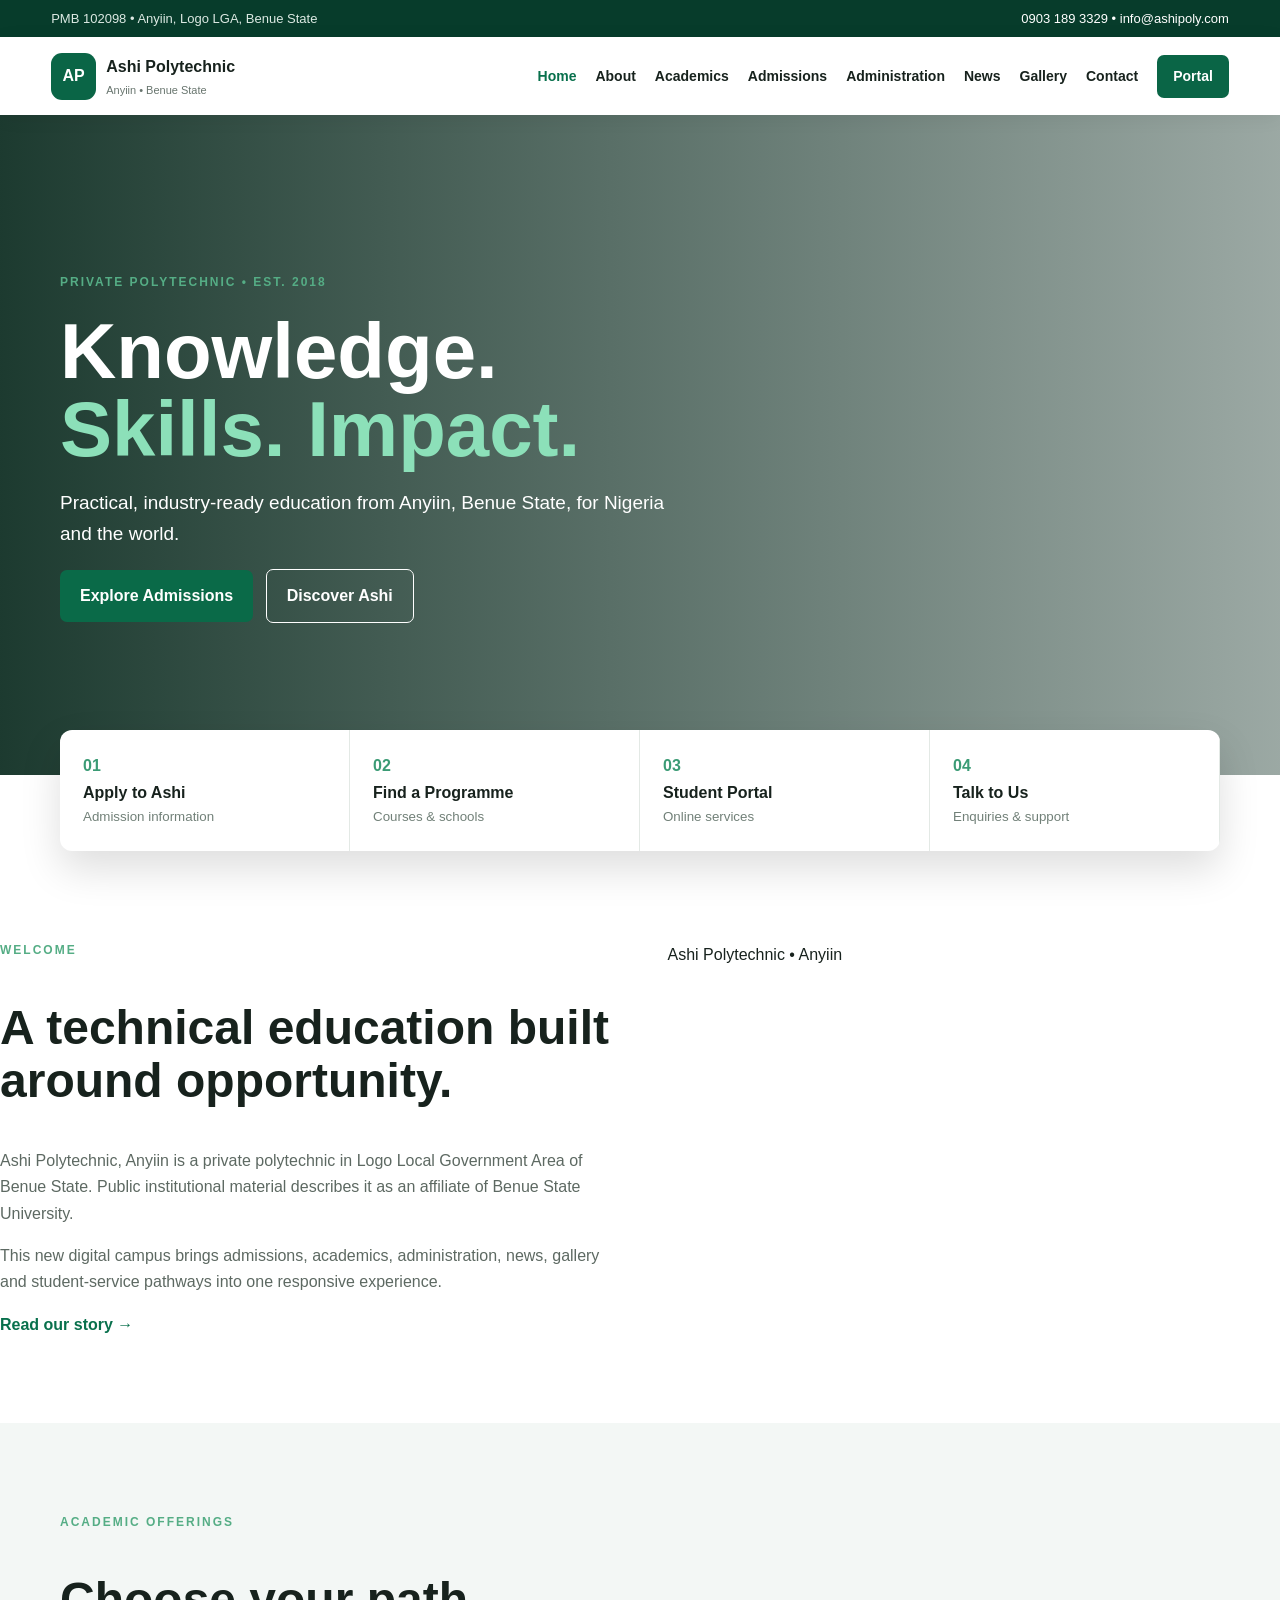
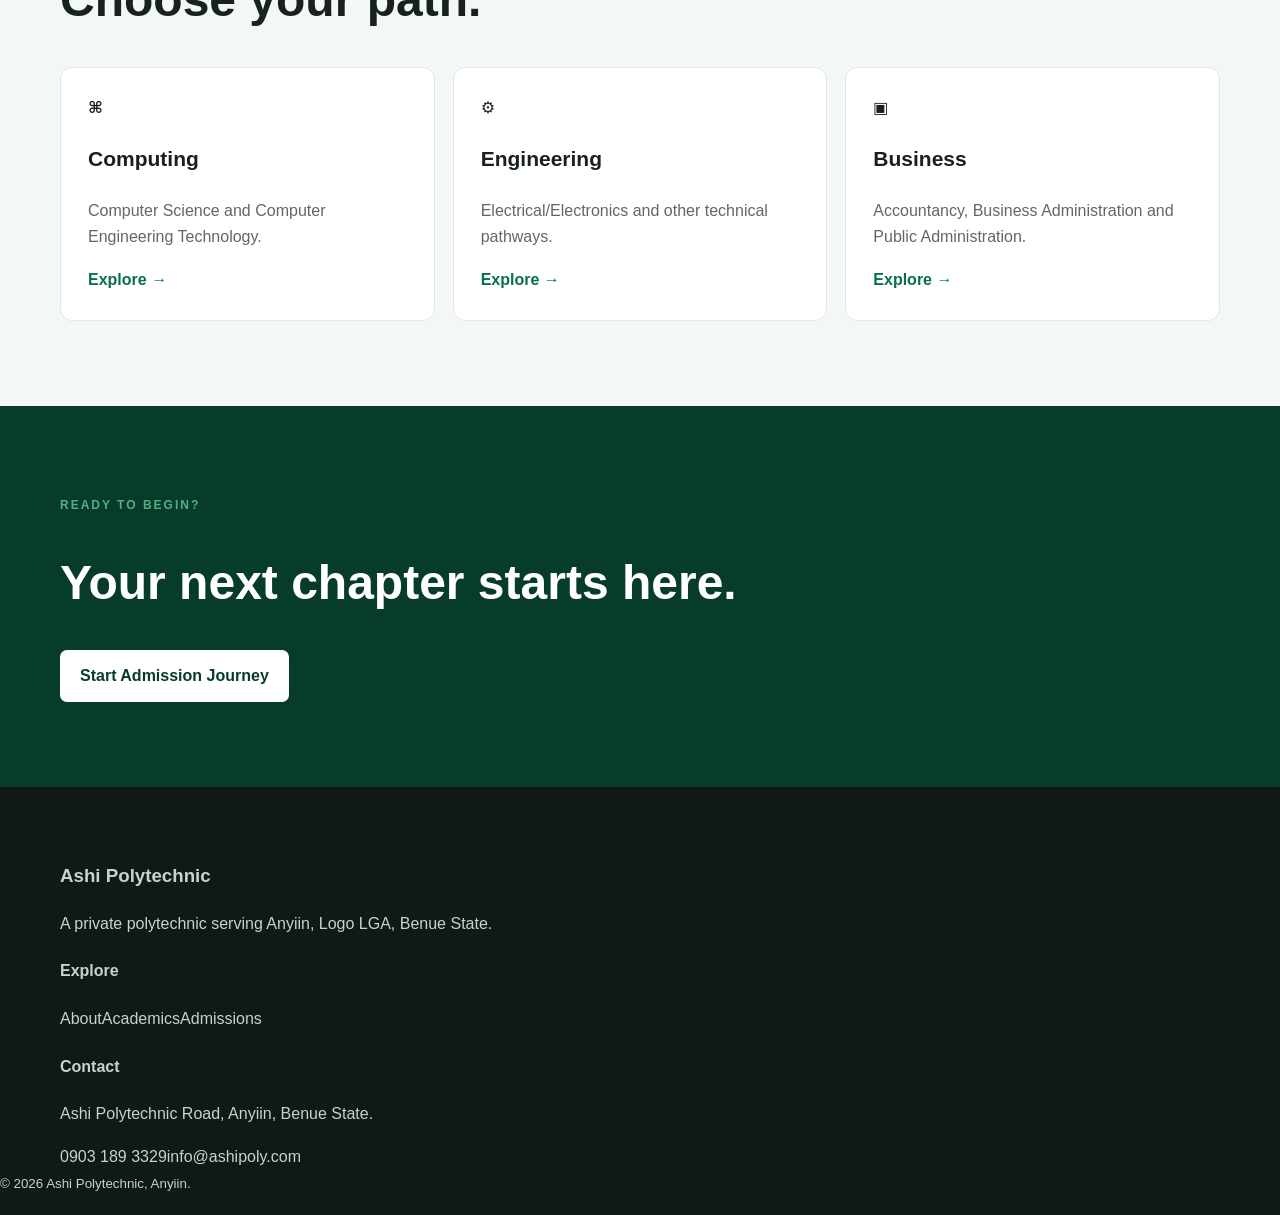
<file: index.html>
<!doctype html><html lang="en"><head><meta charset="utf-8"><meta name="viewport" content="width=device-width,initial-scale=1"><title>Ashi Polytechnic | Anyiin, Benue State</title><link rel="stylesheet" href="styles.css"><script defer src="app.js"></script></head><body><header><div class="top">PMB 102098 • Anyiin, Logo LGA, Benue State <span>0903 189 3329 • info@ashipoly.com</span></div><nav><a class="logo" href="index.html"><b>AP</b>Ashi Polytechnic<small>Anyiin • Benue State</small></a><button id="menu">☰</button><div id="nav"><a class="on" href="index.html">Home</a><a href="about.html">About</a><a href="academics.html">Academics</a><a href="admissions.html">Admissions</a><a href="administration.html">Administration</a><a href="news.html">News</a><a href="gallery.html">Gallery</a><a href="contact.html">Contact</a><a class="portal" href="portal.html">Portal</a></div></nav></header><main><section class="hero"><div><i>PRIVATE POLYTECHNIC • EST. 2018</i><h1>Knowledge.<br><em>Skills. Impact.</em></h1><p>Practical, industry-ready education from Anyiin, Benue State, for Nigeria and the world.</p><a class="btn" href="admissions.html">Explore Admissions</a> <a class="btn ghost" href="about.html">Discover Ashi</a></div></section><section class="quick"><a href="admissions.html"><b>01</b><strong>Apply to Ashi</strong><small>Admission information</small></a><a href="academics.html"><b>02</b><strong>Find a Programme</strong><small>Courses & schools</small></a><a href="portal.html"><b>03</b><strong>Student Portal</strong><small>Online services</small></a><a href="contact.html"><b>04</b><strong>Talk to Us</strong><small>Enquiries & support</small></a></section><section class="section split"><div><i>WELCOME</i><h2>A technical education built around opportunity.</h2><p>Ashi Polytechnic, Anyiin is a private polytechnic in Logo Local Government Area of Benue State. Public institutional material describes it as an affiliate of Benue State University.</p><p>This new digital campus brings admissions, academics, administration, news, gallery and student-service pathways into one responsive experience.</p><a class="link" href="about.html">Read our story →</a></div><div class="photo campus"><span>Ashi Polytechnic • Anyiin</span></div></section><section class="section gray"><div class="wrap"><i>ACADEMIC OFFERINGS</i><h2>Choose your path.</h2><div class="cards"><article><b>⌘</b><h3>Computing</h3><p>Computer Science and Computer Engineering Technology.</p><a href="academics.html#computing">Explore →</a></article><article><b>⚙</b><h3>Engineering</h3><p>Electrical/Electronics and other technical pathways.</p><a href="academics.html#engineering">Explore →</a></article><article><b>▣</b><h3>Business</h3><p>Accountancy, Business Administration and Public Administration.</p><a href="academics.html#business">Explore →</a></article></div></div></section><section class="section dark"><div class="wrap"><i>READY TO BEGIN?</i><h2>Your next chapter starts here.</h2><a class="btn light" href="admissions.html">Start Admission Journey</a></div></section></main><footer><div class="wrap"><div><h3>Ashi Polytechnic</h3><p>A private polytechnic serving Anyiin, Logo LGA, Benue State.</p></div><div><h4>Explore</h4><a href="about.html">About</a><a href="academics.html">Academics</a><a href="admissions.html">Admissions</a></div><div><h4>Contact</h4><p>Ashi Polytechnic Road, Anyiin, Benue State.</p><a href="tel:+2349031893329">0903 189 3329</a><a href="mailto:info@ashipoly.com">info@ashipoly.com</a></div></div><small>© <span data-year></span> Ashi Polytechnic, Anyiin.</small></footer></body></html>
</file>
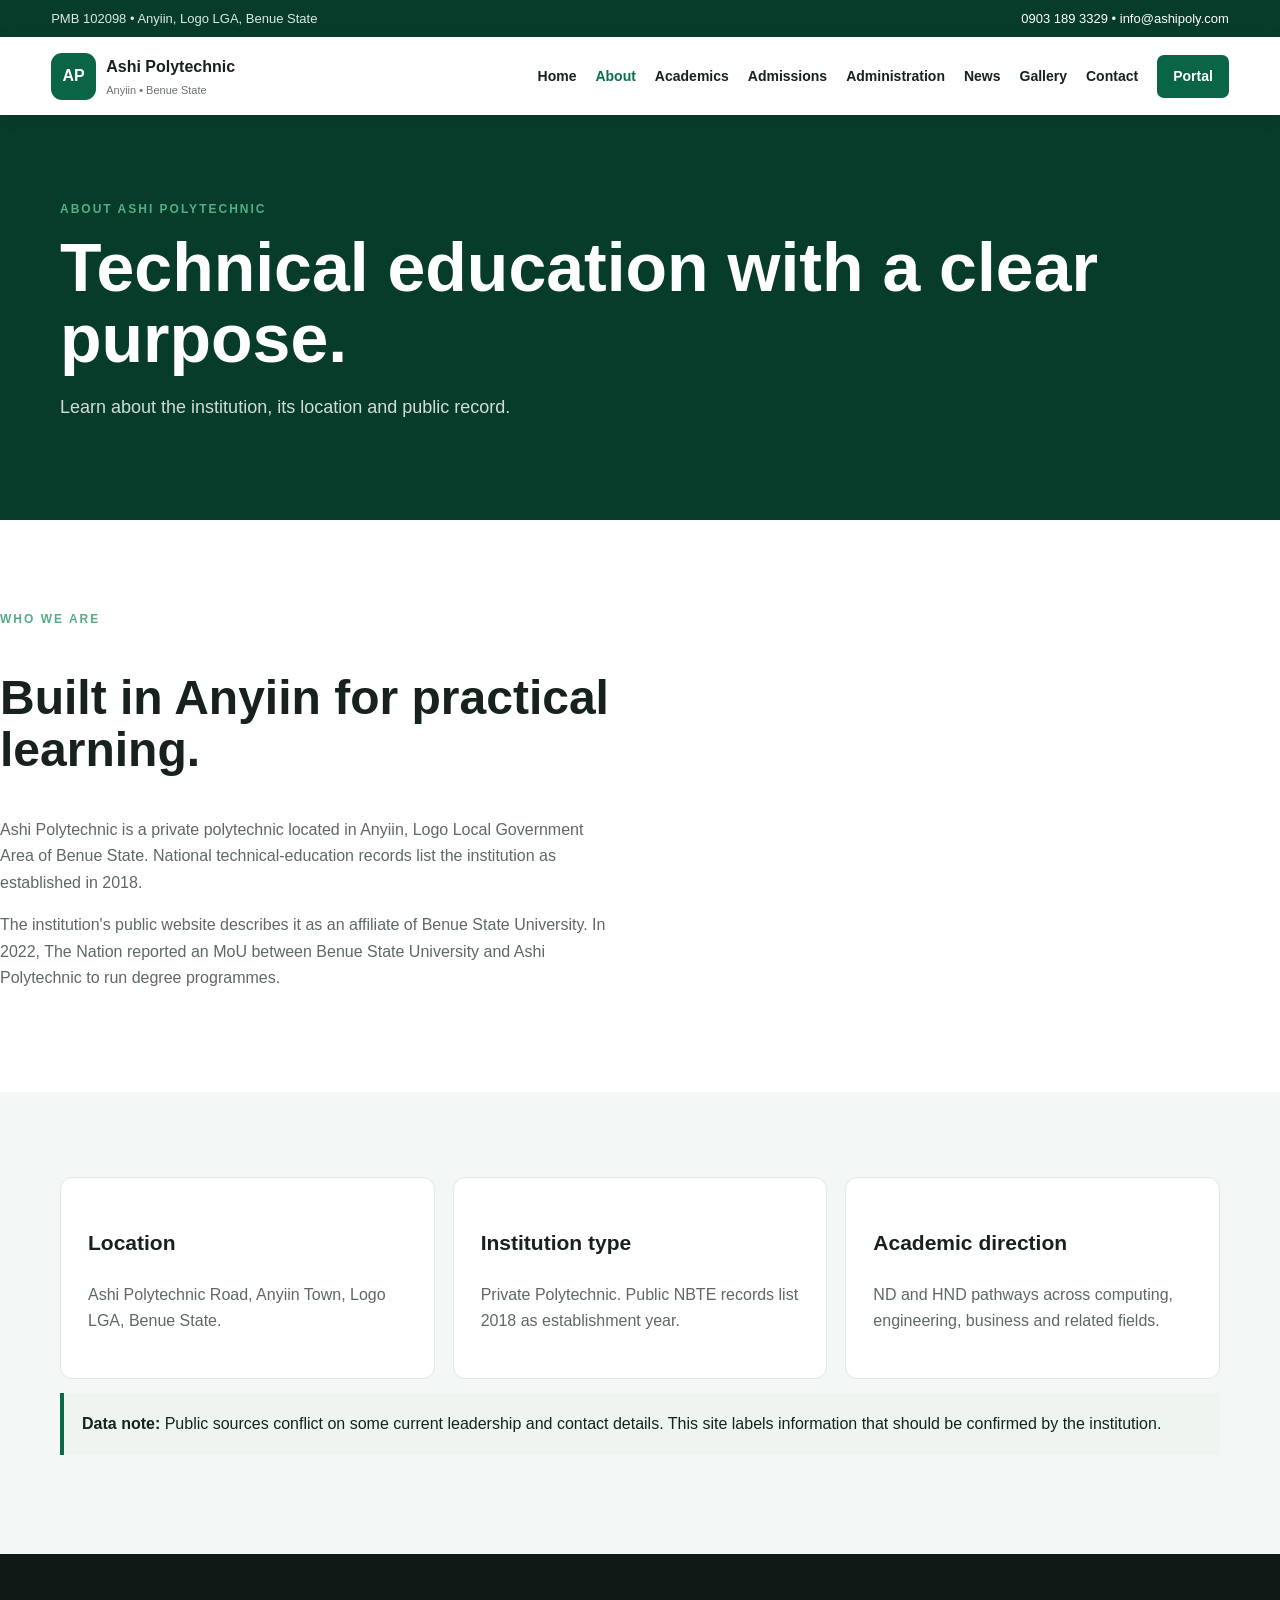
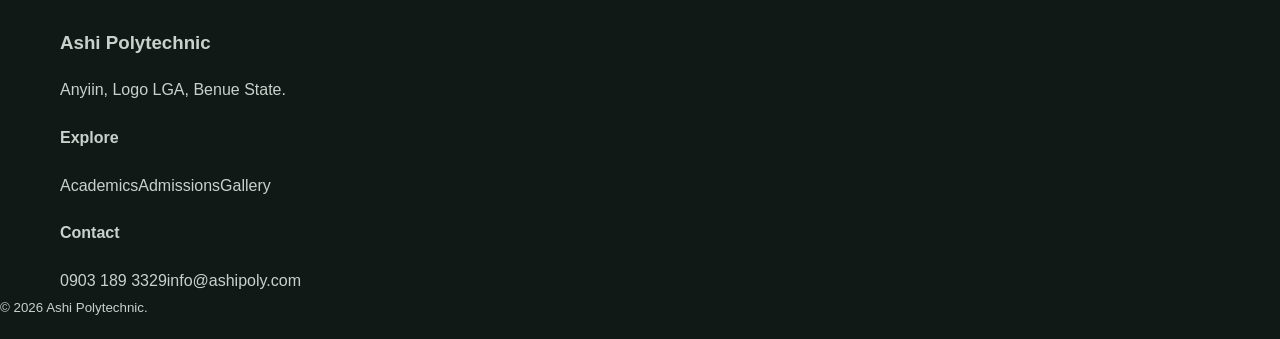
<file: about.html>
<!doctype html><html lang="en"><head><meta charset="utf-8"><meta name="viewport" content="width=device-width,initial-scale=1"><title>About | Ashi Polytechnic</title><link rel="stylesheet" href="styles.css"><script defer src="app.js"></script></head><body><header><div class="top">PMB 102098 • Anyiin, Logo LGA, Benue State <span>0903 189 3329 • info@ashipoly.com</span></div><nav><a class="logo" href="index.html"><b>AP</b>Ashi Polytechnic<small>Anyiin • Benue State</small></a><button id="menu">☰</button><div id="nav"><a href="index.html">Home</a><a class="on" href="about.html">About</a><a href="academics.html">Academics</a><a href="admissions.html">Admissions</a><a href="administration.html">Administration</a><a href="news.html">News</a><a href="gallery.html">Gallery</a><a href="contact.html">Contact</a><a class="portal" href="portal.html">Portal</a></div></nav></header><section class="page"><div class="wrap"><i>ABOUT ASHI POLYTECHNIC</i><h1>Technical education with a clear purpose.</h1><p>Learn about the institution, its location and public record.</p></div></section><section class="section split"><div><i>WHO WE ARE</i><h2>Built in Anyiin for practical learning.</h2><p>Ashi Polytechnic is a private polytechnic located in Anyiin, Logo Local Government Area of Benue State. National technical-education records list the institution as established in 2018.</p><p>The institution's public website describes it as an affiliate of Benue State University. In 2022, The Nation reported an MoU between Benue State University and Ashi Polytechnic to run degree programmes.</p></div><div class="photo building"></div></section><section class="section gray"><div class="wrap"><div class="cards"><article><h3>Location</h3><p>Ashi Polytechnic Road, Anyiin Town, Logo LGA, Benue State.</p></article><article><h3>Institution type</h3><p>Private Polytechnic. Public NBTE records list 2018 as establishment year.</p></article><article><h3>Academic direction</h3><p>ND and HND pathways across computing, engineering, business and related fields.</p></article></div><div class="notice"><b>Data note:</b> Public sources conflict on some current leadership and contact details. This site labels information that should be confirmed by the institution.</div></div></section><footer><div class="wrap"><div><h3>Ashi Polytechnic</h3><p>Anyiin, Logo LGA, Benue State.</p></div><div><h4>Explore</h4><a href="academics.html">Academics</a><a href="admissions.html">Admissions</a><a href="gallery.html">Gallery</a></div><div><h4>Contact</h4><a href="tel:+2349031893329">0903 189 3329</a><a href="mailto:info@ashipoly.com">info@ashipoly.com</a></div></div><small>© <span data-year></span> Ashi Polytechnic.</small></footer></body></html>
</file>
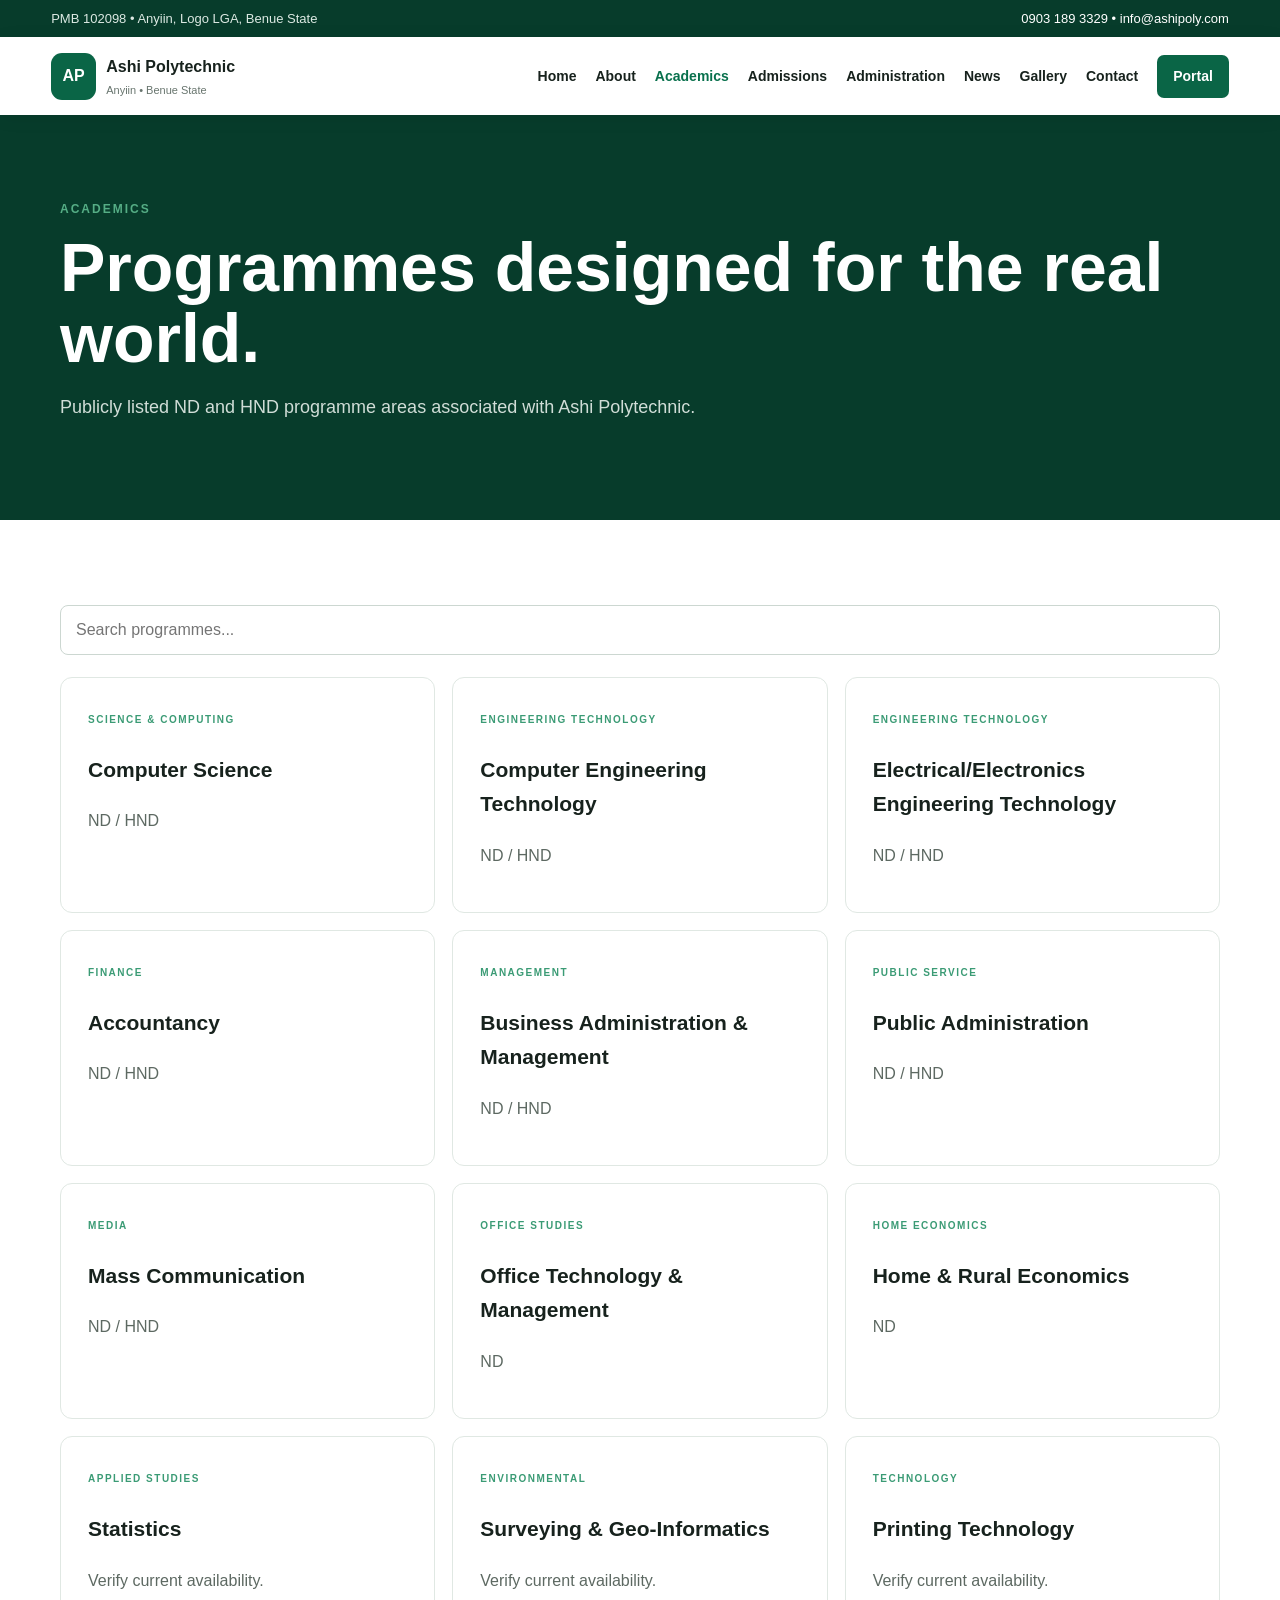
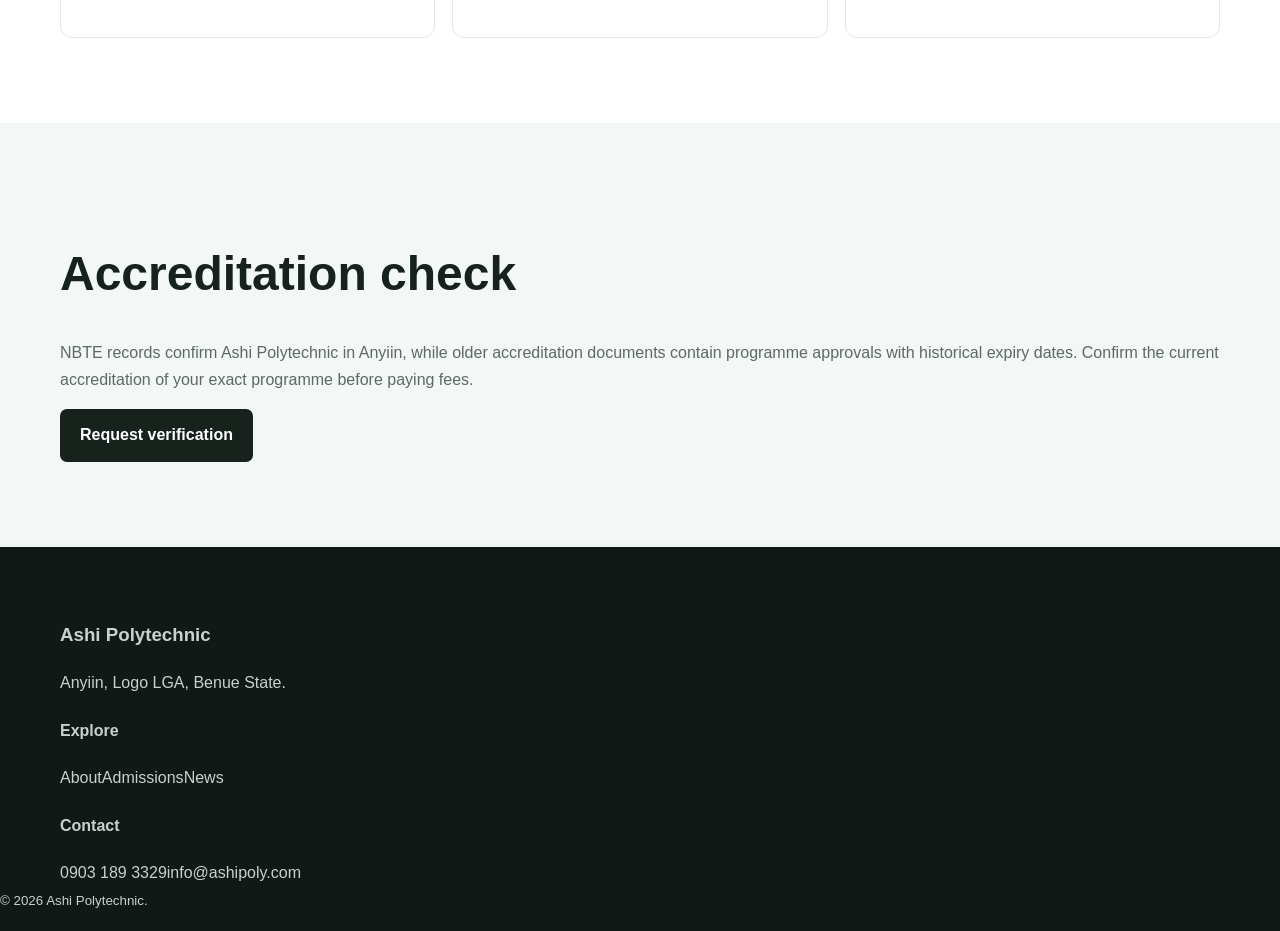
<file: academics.html>
<!doctype html><html lang="en"><head><meta charset="utf-8"><meta name="viewport" content="width=device-width,initial-scale=1"><title>Academics | Ashi Polytechnic</title><link rel="stylesheet" href="styles.css"><script defer src="app.js"></script></head><body><header><div class="top">PMB 102098 • Anyiin, Logo LGA, Benue State <span>0903 189 3329 • info@ashipoly.com</span></div><nav><a class="logo" href="index.html"><b>AP</b>Ashi Polytechnic<small>Anyiin • Benue State</small></a><button id="menu">☰</button><div id="nav"><a href="index.html">Home</a><a href="about.html">About</a><a class="on" href="academics.html">Academics</a><a href="admissions.html">Admissions</a><a href="administration.html">Administration</a><a href="news.html">News</a><a href="gallery.html">Gallery</a><a href="contact.html">Contact</a><a class="portal" href="portal.html">Portal</a></div></nav></header><section class="page"><div class="wrap"><i>ACADEMICS</i><h1>Programmes designed for the real world.</h1><p>Publicly listed ND and HND programme areas associated with Ashi Polytechnic.</p></div></section><section class="section"><div class="wrap"><input id="search" class="search" placeholder="Search programmes..."><div class="programs" id="programs"><article id="computing"><b>SCIENCE & COMPUTING</b><h3>Computer Science</h3><p>ND / HND</p></article><article><b>ENGINEERING TECHNOLOGY</b><h3>Computer Engineering Technology</h3><p>ND / HND</p></article><article id="engineering"><b>ENGINEERING TECHNOLOGY</b><h3>Electrical/Electronics Engineering Technology</h3><p>ND / HND</p></article><article id="business"><b>FINANCE</b><h3>Accountancy</h3><p>ND / HND</p></article><article><b>MANAGEMENT</b><h3>Business Administration & Management</h3><p>ND / HND</p></article><article><b>PUBLIC SERVICE</b><h3>Public Administration</h3><p>ND / HND</p></article><article><b>MEDIA</b><h3>Mass Communication</h3><p>ND / HND</p></article><article><b>OFFICE STUDIES</b><h3>Office Technology & Management</h3><p>ND</p></article><article><b>HOME ECONOMICS</b><h3>Home & Rural Economics</h3><p>ND</p></article><article><b>APPLIED STUDIES</b><h3>Statistics</h3><p>Verify current availability.</p></article><article><b>ENVIRONMENTAL</b><h3>Surveying & Geo-Informatics</h3><p>Verify current availability.</p></article><article><b>TECHNOLOGY</b><h3>Printing Technology</h3><p>Verify current availability.</p></article></div></div></section><section class="section gray"><div class="wrap"><h2>Accreditation check</h2><p>NBTE records confirm Ashi Polytechnic in Anyiin, while older accreditation documents contain programme approvals with historical expiry dates. Confirm the current accreditation of your exact programme before paying fees.</p><a class="btn darkbtn" href="contact.html">Request verification</a></div></section><footer><div class="wrap"><div><h3>Ashi Polytechnic</h3><p>Anyiin, Logo LGA, Benue State.</p></div><div><h4>Explore</h4><a href="about.html">About</a><a href="admissions.html">Admissions</a><a href="news.html">News</a></div><div><h4>Contact</h4><a href="tel:+2349031893329">0903 189 3329</a><a href="mailto:info@ashipoly.com">info@ashipoly.com</a></div></div><small>© <span data-year></span> Ashi Polytechnic.</small></footer></body></html>
</file>
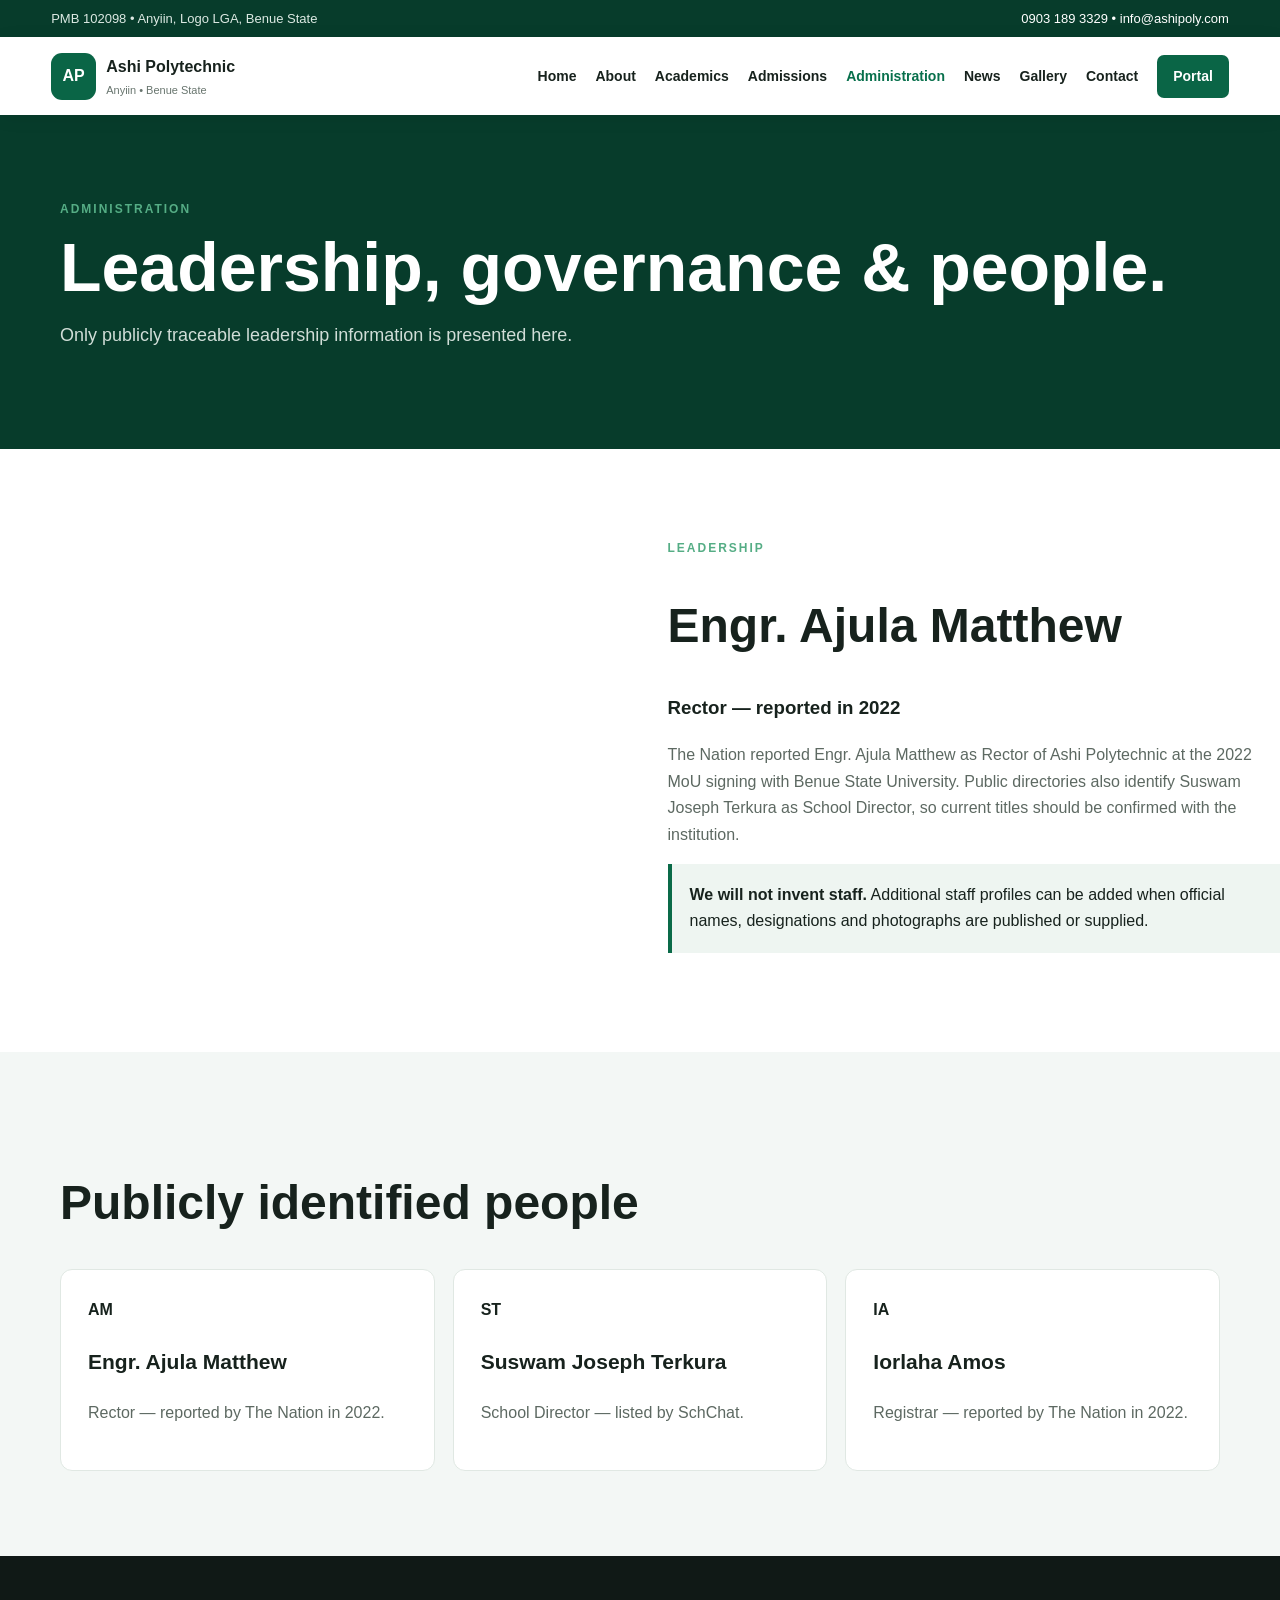
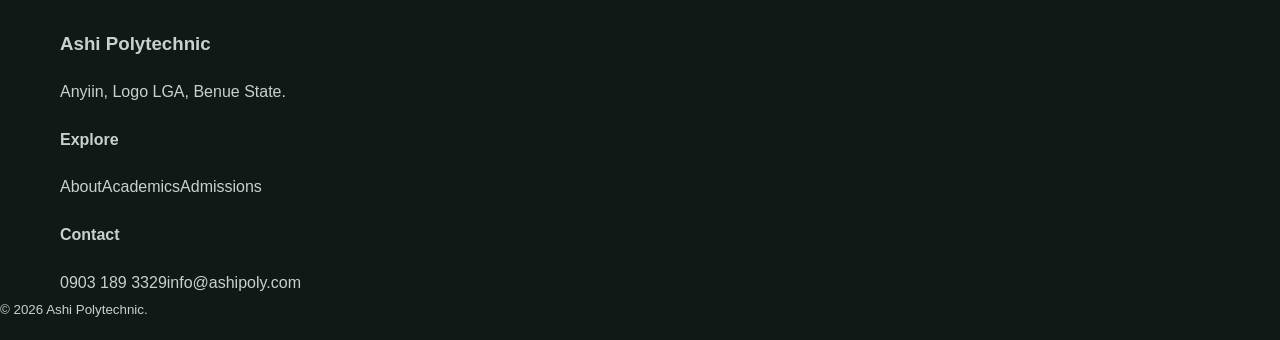
<file: administration.html>
<!doctype html><html lang="en"><head><meta charset="utf-8"><meta name="viewport" content="width=device-width,initial-scale=1"><title>Administration | Ashi Polytechnic</title><link rel="stylesheet" href="styles.css"><script defer src="app.js"></script></head><body><header><div class="top">PMB 102098 • Anyiin, Logo LGA, Benue State <span>0903 189 3329 • info@ashipoly.com</span></div><nav><a class="logo" href="index.html"><b>AP</b>Ashi Polytechnic<small>Anyiin • Benue State</small></a><button id="menu">☰</button><div id="nav"><a href="index.html">Home</a><a href="about.html">About</a><a href="academics.html">Academics</a><a href="admissions.html">Admissions</a><a class="on" href="administration.html">Administration</a><a href="news.html">News</a><a href="gallery.html">Gallery</a><a href="contact.html">Contact</a><a class="portal" href="portal.html">Portal</a></div></nav></header><section class="page"><div class="wrap"><i>ADMINISTRATION</i><h1>Leadership, governance & people.</h1><p>Only publicly traceable leadership information is presented here.</p></div></section><section class="section split"><div class="photo leader"></div><div><i>LEADERSHIP</i><h2>Engr. Ajula Matthew</h2><h3>Rector — reported in 2022</h3><p>The Nation reported Engr. Ajula Matthew as Rector of Ashi Polytechnic at the 2022 MoU signing with Benue State University. Public directories also identify Suswam Joseph Terkura as School Director, so current titles should be confirmed with the institution.</p><div class="notice"><b>We will not invent staff.</b> Additional staff profiles can be added when official names, designations and photographs are published or supplied.</div></div></section><section class="section gray"><div class="wrap"><h2>Publicly identified people</h2><div class="cards"><article><b>AM</b><h3>Engr. Ajula Matthew</h3><p>Rector — reported by The Nation in 2022.</p></article><article><b>ST</b><h3>Suswam Joseph Terkura</h3><p>School Director — listed by SchChat.</p></article><article><b>IA</b><h3>Iorlaha Amos</h3><p>Registrar — reported by The Nation in 2022.</p></article></div></div></section><footer><div class="wrap"><div><h3>Ashi Polytechnic</h3><p>Anyiin, Logo LGA, Benue State.</p></div><div><h4>Explore</h4><a href="about.html">About</a><a href="academics.html">Academics</a><a href="admissions.html">Admissions</a></div><div><h4>Contact</h4><a href="tel:+2349031893329">0903 189 3329</a><a href="mailto:info@ashipoly.com">info@ashipoly.com</a></div></div><small>© <span data-year></span> Ashi Polytechnic.</small></footer></body></html>
</file>
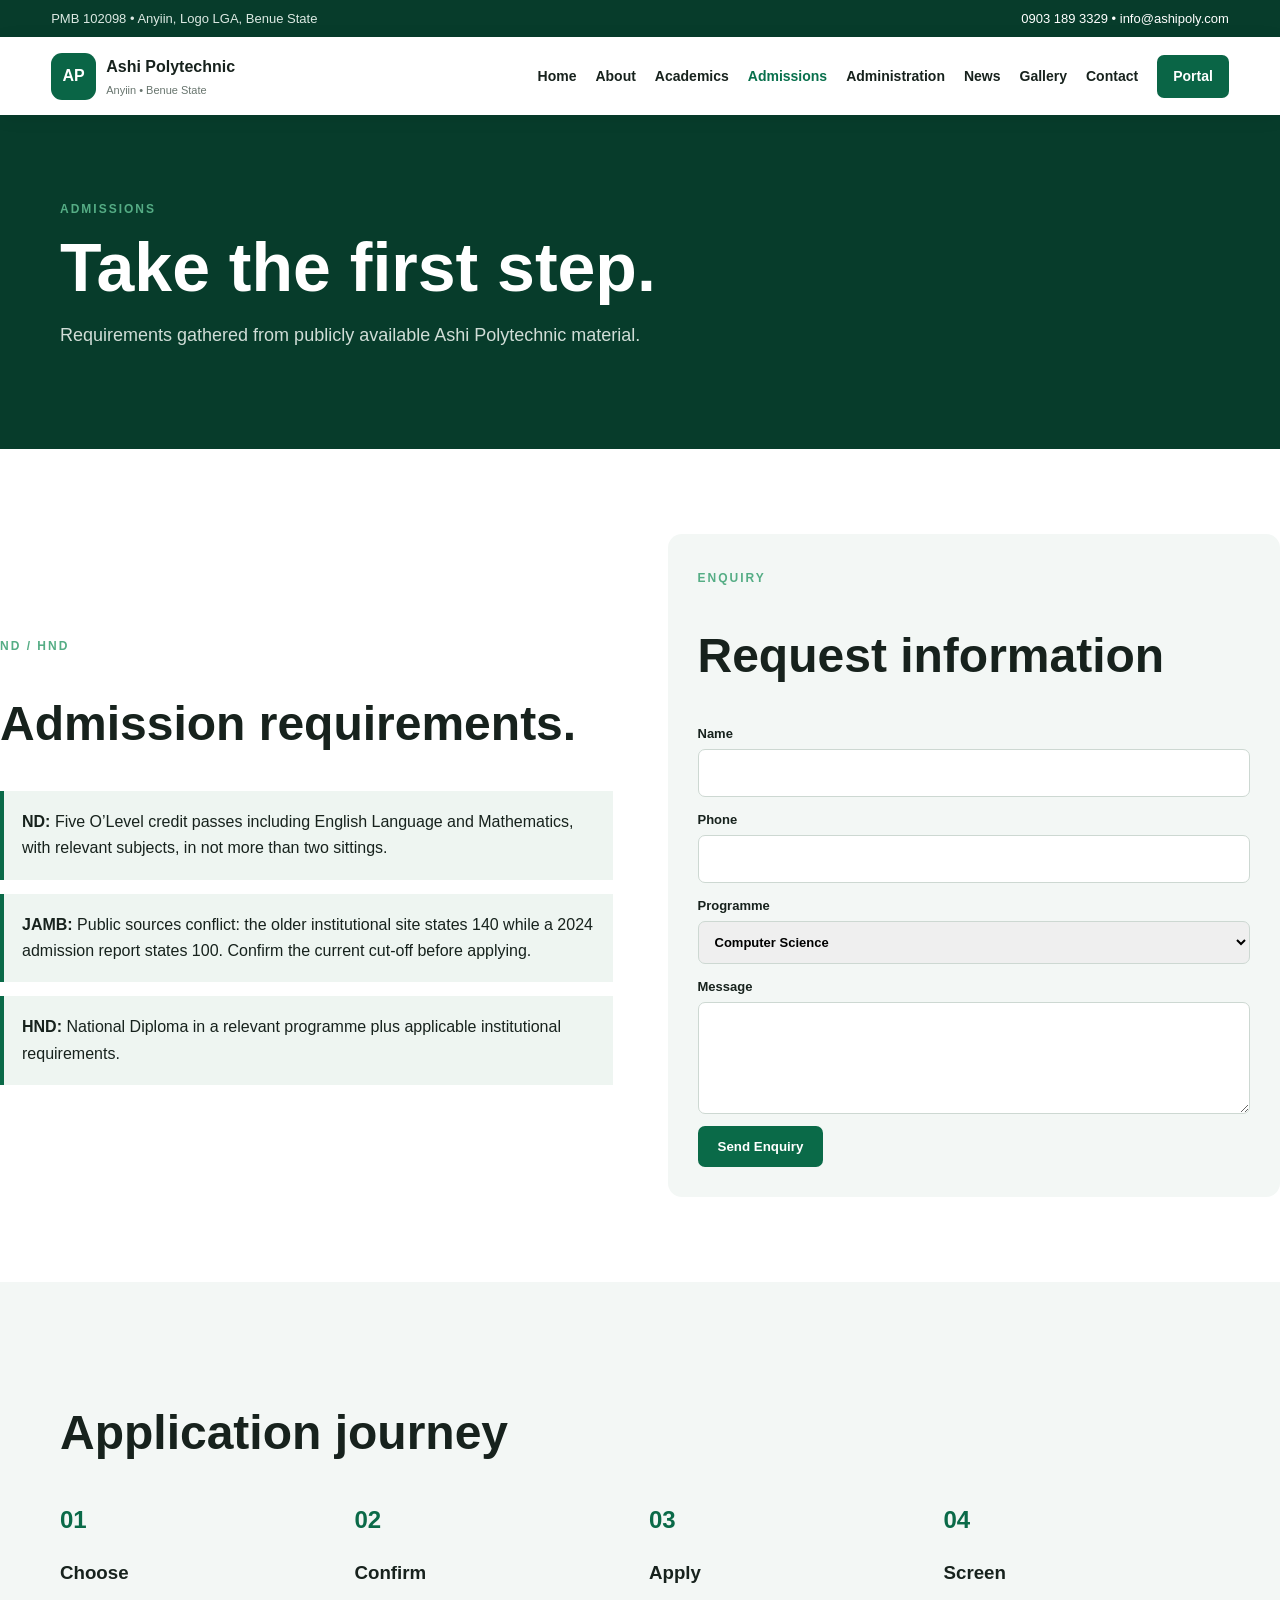
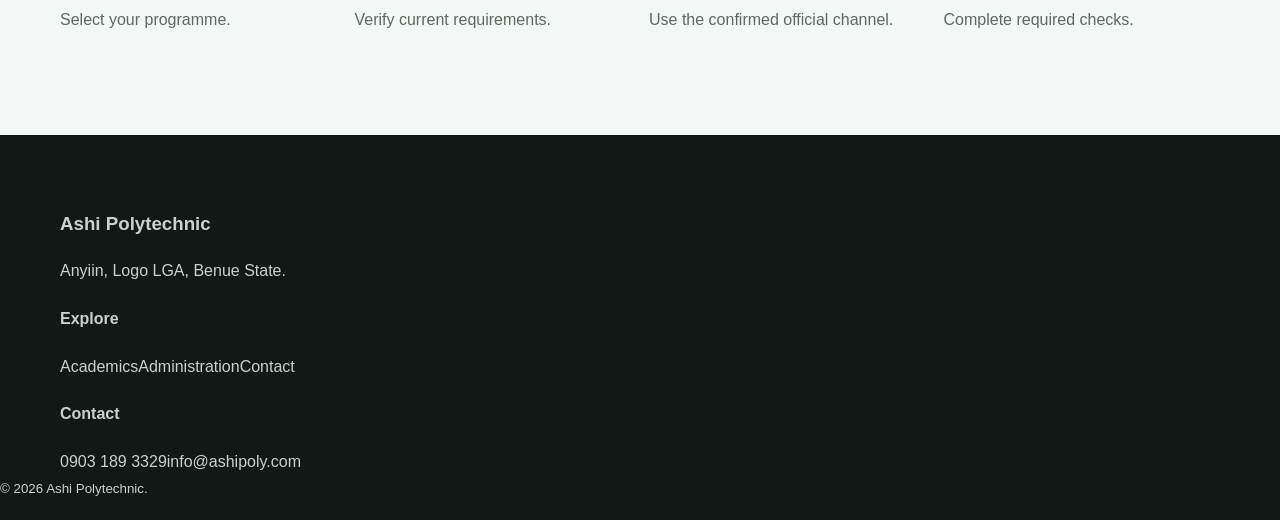
<file: admissions.html>
<!doctype html><html lang="en"><head><meta charset="utf-8"><meta name="viewport" content="width=device-width,initial-scale=1"><title>Admissions | Ashi Polytechnic</title><link rel="stylesheet" href="styles.css"><script defer src="app.js"></script></head><body><header><div class="top">PMB 102098 • Anyiin, Logo LGA, Benue State <span>0903 189 3329 • info@ashipoly.com</span></div><nav><a class="logo" href="index.html"><b>AP</b>Ashi Polytechnic<small>Anyiin • Benue State</small></a><button id="menu">☰</button><div id="nav"><a href="index.html">Home</a><a href="about.html">About</a><a href="academics.html">Academics</a><a class="on" href="admissions.html">Admissions</a><a href="administration.html">Administration</a><a href="news.html">News</a><a href="gallery.html">Gallery</a><a href="contact.html">Contact</a><a class="portal" href="portal.html">Portal</a></div></nav></header><section class="page"><div class="wrap"><i>ADMISSIONS</i><h1>Take the first step.</h1><p>Requirements gathered from publicly available Ashi Polytechnic material.</p></div></section><section class="section split"><div><i>ND / HND</i><h2>Admission requirements.</h2><div class="notice"><b>ND:</b> Five O’Level credit passes including English Language and Mathematics, with relevant subjects, in not more than two sittings.</div><div class="notice"><b>JAMB:</b> Public sources conflict: the older institutional site states 140 while a 2024 admission report states 100. Confirm the current cut-off before applying.</div><div class="notice"><b>HND:</b> National Diploma in a relevant programme plus applicable institutional requirements.</div></div><div class="formbox"><i>ENQUIRY</i><h2>Request information</h2><form id="admit"><label>Name<input name="name" required></label><label>Phone<input name="phone" required></label><label>Programme<select name="programme"><option>Computer Science</option><option>Accountancy</option><option>Business Administration & Management</option><option>Computer Engineering Technology</option><option>Electrical/Electronics Engineering Technology</option><option>Mass Communication</option><option>Other</option></select></label><label>Message<textarea name="message" rows="4"></textarea></label><button class="btn" type="submit">Send Enquiry</button></form></div></section><section class="section gray"><div class="wrap"><h2>Application journey</h2><div class="steps"><div><b>01</b><h3>Choose</h3><p>Select your programme.</p></div><div><b>02</b><h3>Confirm</h3><p>Verify current requirements.</p></div><div><b>03</b><h3>Apply</h3><p>Use the confirmed official channel.</p></div><div><b>04</b><h3>Screen</h3><p>Complete required checks.</p></div></div></div></section><footer><div class="wrap"><div><h3>Ashi Polytechnic</h3><p>Anyiin, Logo LGA, Benue State.</p></div><div><h4>Explore</h4><a href="academics.html">Academics</a><a href="administration.html">Administration</a><a href="contact.html">Contact</a></div><div><h4>Contact</h4><a href="tel:+2349031893329">0903 189 3329</a><a href="mailto:info@ashipoly.com">info@ashipoly.com</a></div></div><small>© <span data-year></span> Ashi Polytechnic.</small></footer></body></html>
</file>
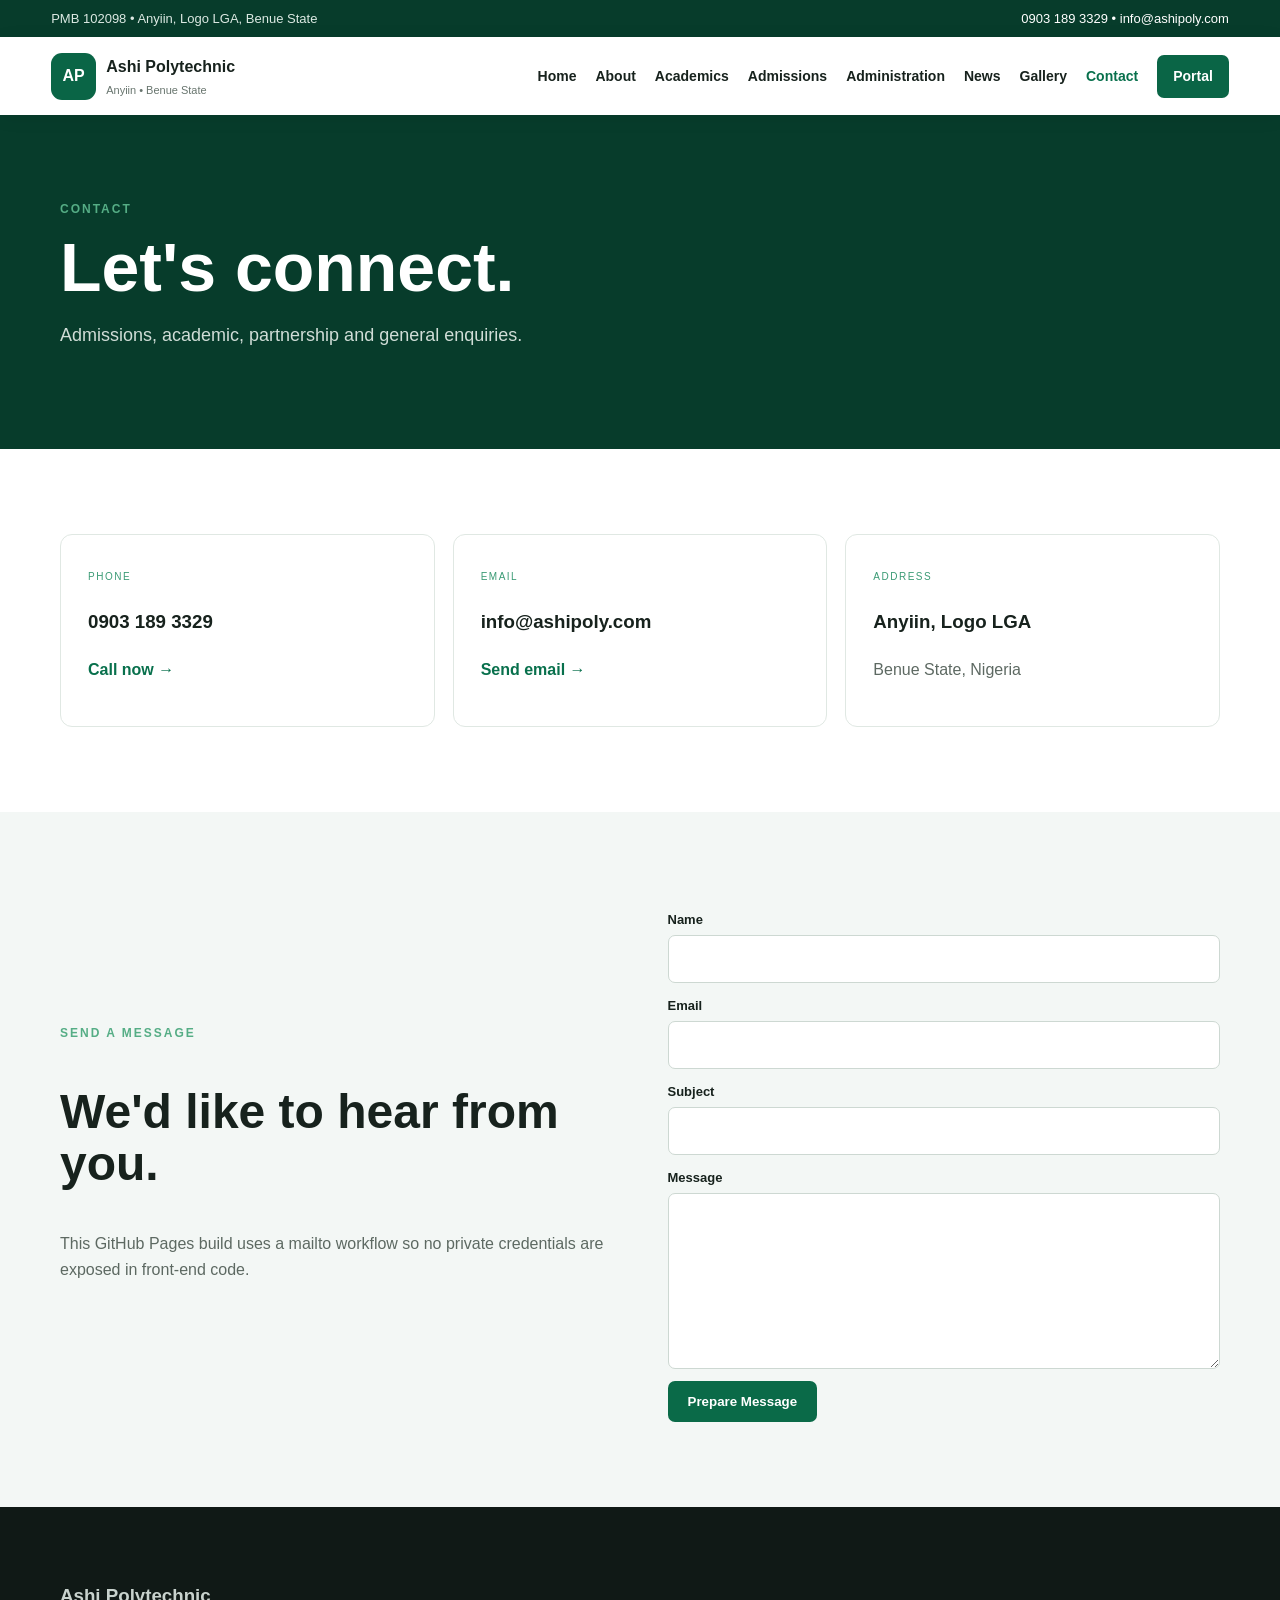
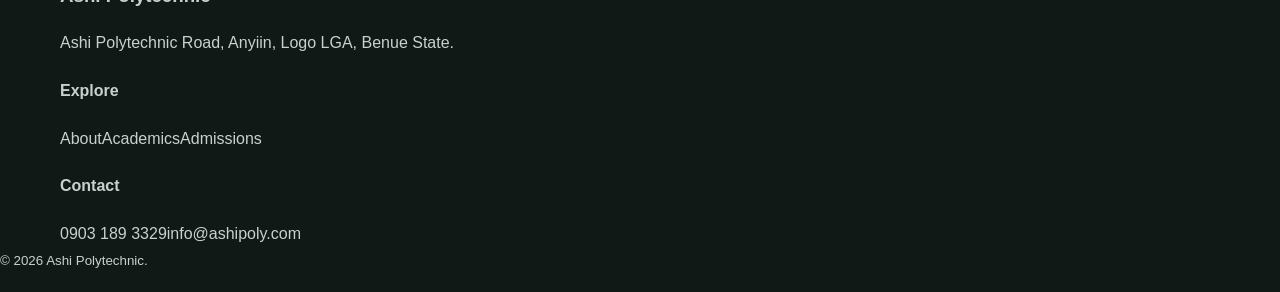
<file: contact.html>
<!doctype html><html lang="en"><head><meta charset="utf-8"><meta name="viewport" content="width=device-width,initial-scale=1"><title>Contact | Ashi Polytechnic</title><link rel="stylesheet" href="styles.css"><script defer src="app.js"></script></head><body><header><div class="top">PMB 102098 • Anyiin, Logo LGA, Benue State <span>0903 189 3329 • info@ashipoly.com</span></div><nav><a class="logo" href="index.html"><b>AP</b>Ashi Polytechnic<small>Anyiin • Benue State</small></a><button id="menu">☰</button><div id="nav"><a href="index.html">Home</a><a href="about.html">About</a><a href="academics.html">Academics</a><a href="admissions.html">Admissions</a><a href="administration.html">Administration</a><a href="news.html">News</a><a href="gallery.html">Gallery</a><a class="on" href="contact.html">Contact</a><a class="portal" href="portal.html">Portal</a></div></nav></header><section class="page"><div class="wrap"><i>CONTACT</i><h1>Let's connect.</h1><p>Admissions, academic, partnership and general enquiries.</p></div></section><section class="section"><div class="wrap contactcards"><article><small>PHONE</small><h3>0903 189 3329</h3><a class="link" href="tel:+2349031893329">Call now →</a></article><article><small>EMAIL</small><h3>info@ashipoly.com</h3><a class="link" href="mailto:info@ashipoly.com">Send email →</a></article><article><small>ADDRESS</small><h3>Anyiin, Logo LGA</h3><p>Benue State, Nigeria</p></article></div></section><section class="section gray"><div class="wrap split"><div><i>SEND A MESSAGE</i><h2>We'd like to hear from you.</h2><p>This GitHub Pages build uses a mailto workflow so no private credentials are exposed in front-end code.</p></div><form id="contact"><label>Name<input name="name" required></label><label>Email<input name="email" type="email" required></label><label>Subject<input name="subject" required></label><label>Message<textarea name="message" rows="7" required></textarea></label><button class="btn" type="submit">Prepare Message</button></form></div></section><footer><div class="wrap"><div><h3>Ashi Polytechnic</h3><p>Ashi Polytechnic Road, Anyiin, Logo LGA, Benue State.</p></div><div><h4>Explore</h4><a href="about.html">About</a><a href="academics.html">Academics</a><a href="admissions.html">Admissions</a></div><div><h4>Contact</h4><a href="tel:+2349031893329">0903 189 3329</a><a href="mailto:info@ashipoly.com">info@ashipoly.com</a></div></div><small>© <span data-year></span> Ashi Polytechnic.</small></footer></body></html>
</file>
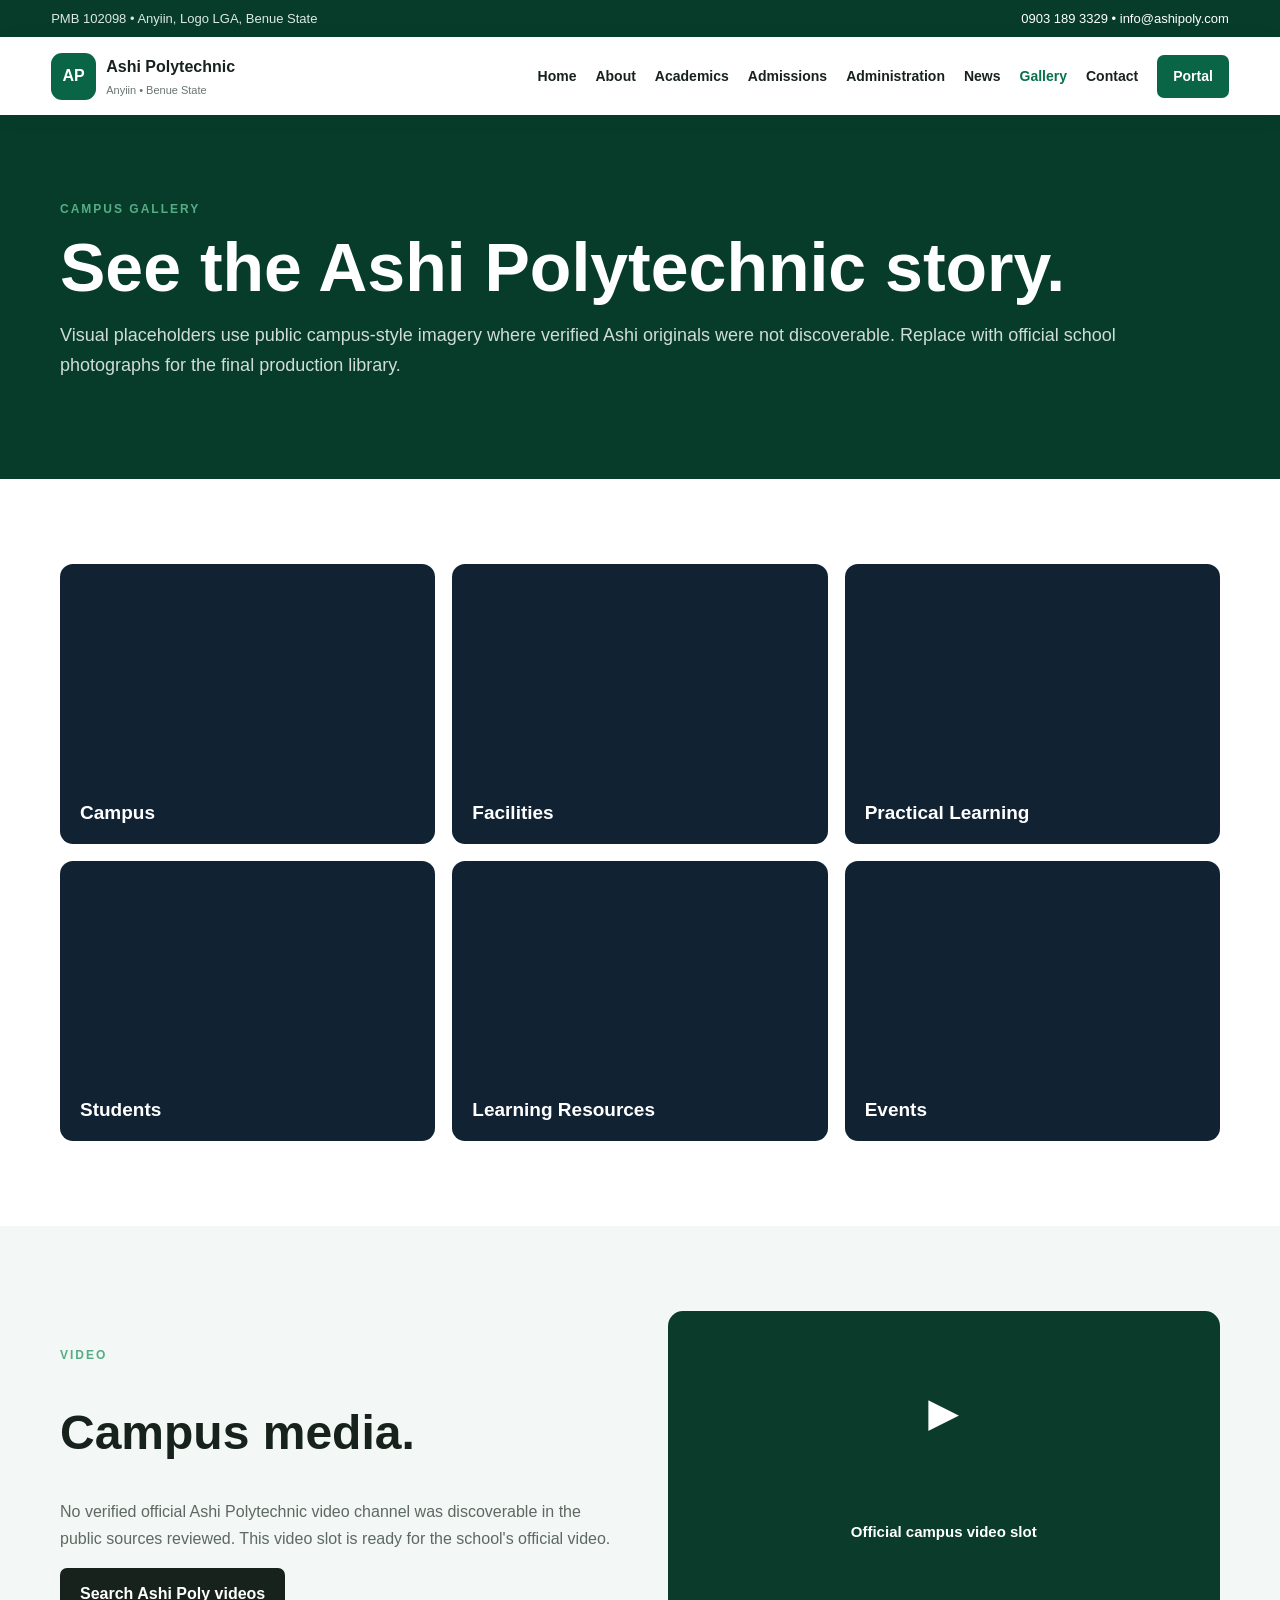
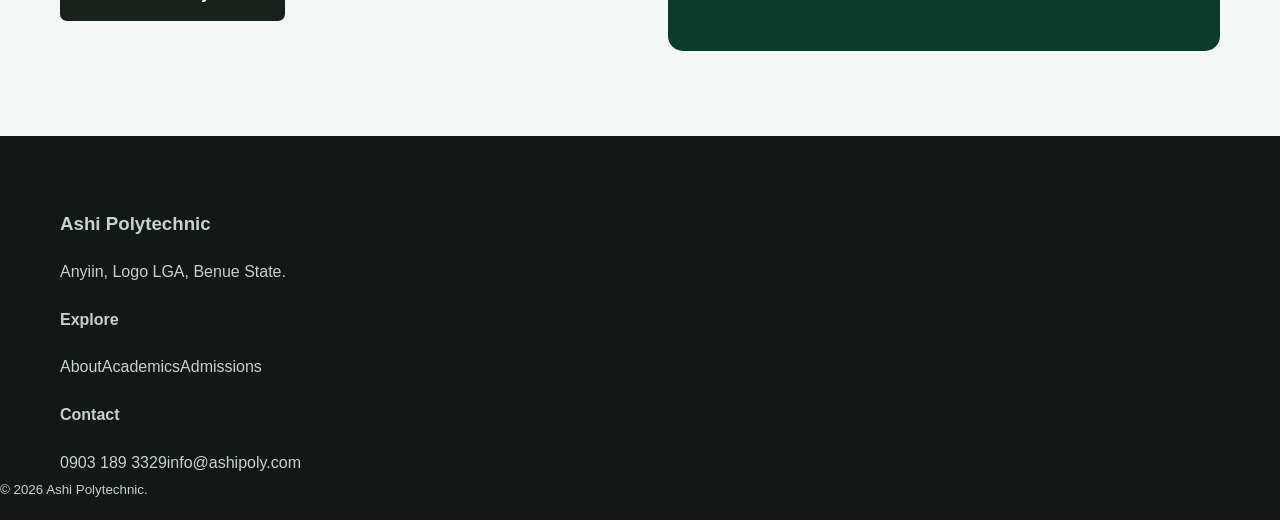
<file: gallery.html>
<!doctype html><html lang="en"><head><meta charset="utf-8"><meta name="viewport" content="width=device-width,initial-scale=1"><title>Gallery | Ashi Polytechnic</title><link rel="stylesheet" href="styles.css"><script defer src="app.js"></script></head><body><header><div class="top">PMB 102098 • Anyiin, Logo LGA, Benue State <span>0903 189 3329 • info@ashipoly.com</span></div><nav><a class="logo" href="index.html"><b>AP</b>Ashi Polytechnic<small>Anyiin • Benue State</small></a><button id="menu">☰</button><div id="nav"><a href="index.html">Home</a><a href="about.html">About</a><a href="academics.html">Academics</a><a href="admissions.html">Admissions</a><a href="administration.html">Administration</a><a href="news.html">News</a><a class="on" href="gallery.html">Gallery</a><a href="contact.html">Contact</a><a class="portal" href="portal.html">Portal</a></div></nav></header><section class="page"><div class="wrap"><i>CAMPUS GALLERY</i><h1>See the Ashi Polytechnic story.</h1><p>Visual placeholders use public campus-style imagery where verified Ashi originals were not discoverable. Replace with official school photographs for the final production library.</p></div></section><section class="section"><div class="wrap gallery"><button class="g campus" data-title="Campus • Anyiin">Campus</button><button class="g building" data-title="Facilities">Facilities</button><button class="g lab" data-title="Practical Learning">Practical Learning</button><button class="g students" data-title="Students & Community">Students</button><button class="g library" data-title="Learning Resources">Learning Resources</button><button class="g event" data-title="Campus Events">Events</button></div></section><section class="section gray"><div class="wrap split"><div><i>VIDEO</i><h2>Campus media.</h2><p>No verified official Ashi Polytechnic video channel was discoverable in the public sources reviewed. This video slot is ready for the school's official video.</p><a class="btn darkbtn" href="https://www.youtube.com/results?search_query=Ashi+Polytechnic+Anyiin" target="_blank">Search Ashi Poly videos</a></div><div class="video"><span>▶</span><b>Official campus video slot</b></div></div></section><div id="modal"><button>×</button><div id="modalpic"></div><h3 id="modaltitle"></h3></div><footer><div class="wrap"><div><h3>Ashi Polytechnic</h3><p>Anyiin, Logo LGA, Benue State.</p></div><div><h4>Explore</h4><a href="about.html">About</a><a href="academics.html">Academics</a><a href="admissions.html">Admissions</a></div><div><h4>Contact</h4><a href="tel:+2349031893329">0903 189 3329</a><a href="mailto:info@ashipoly.com">info@ashipoly.com</a></div></div><small>© <span data-year></span> Ashi Polytechnic.</small></footer></body></html>
</file>
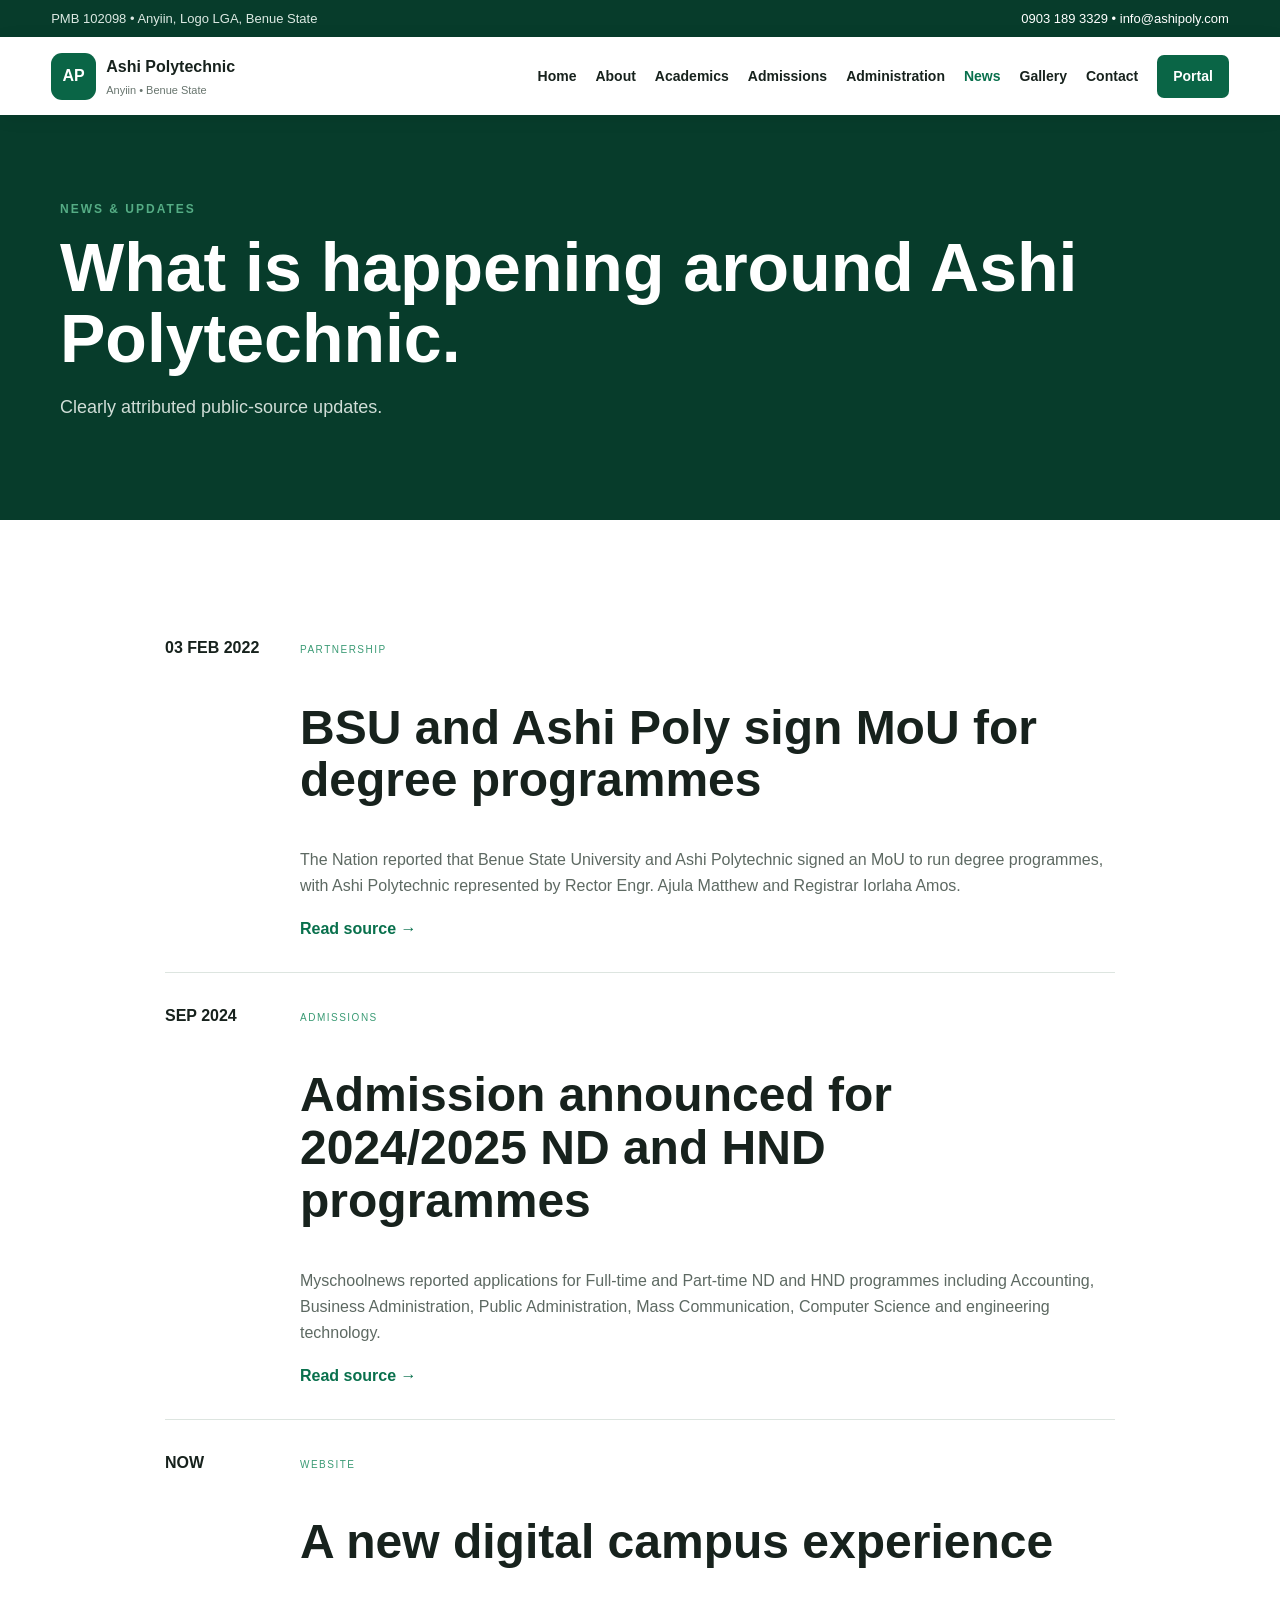
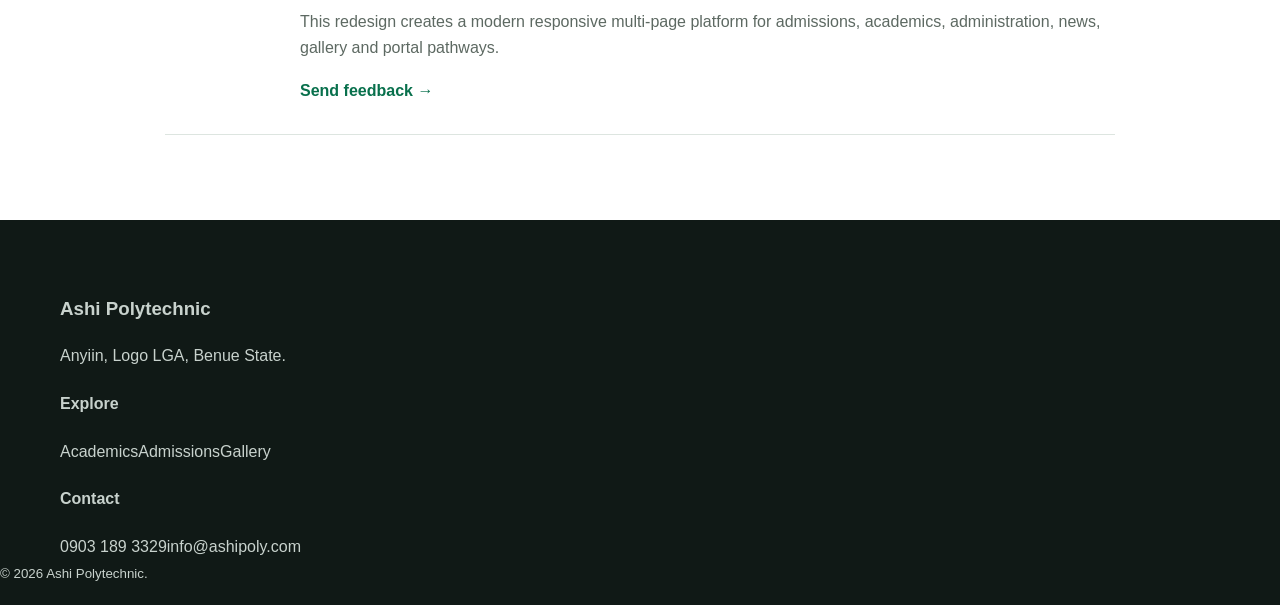
<file: news.html>
<!doctype html><html lang="en"><head><meta charset="utf-8"><meta name="viewport" content="width=device-width,initial-scale=1"><title>News | Ashi Polytechnic</title><link rel="stylesheet" href="styles.css"><script defer src="app.js"></script></head><body><header><div class="top">PMB 102098 • Anyiin, Logo LGA, Benue State <span>0903 189 3329 • info@ashipoly.com</span></div><nav><a class="logo" href="index.html"><b>AP</b>Ashi Polytechnic<small>Anyiin • Benue State</small></a><button id="menu">☰</button><div id="nav"><a href="index.html">Home</a><a href="about.html">About</a><a href="academics.html">Academics</a><a href="admissions.html">Admissions</a><a href="administration.html">Administration</a><a class="on" href="news.html">News</a><a href="gallery.html">Gallery</a><a href="contact.html">Contact</a><a class="portal" href="portal.html">Portal</a></div></nav></header><section class="page"><div class="wrap"><i>NEWS & UPDATES</i><h1>What is happening around Ashi Polytechnic.</h1><p>Clearly attributed public-source updates.</p></div></section><section class="section"><div class="wrap news"><article><b>03 FEB 2022</b><div><small>PARTNERSHIP</small><h2>BSU and Ashi Poly sign MoU for degree programmes</h2><p>The Nation reported that Benue State University and Ashi Polytechnic signed an MoU to run degree programmes, with Ashi Polytechnic represented by Rector Engr. Ajula Matthew and Registrar Iorlaha Amos.</p><a class="link" href="https://thenationonlineng.net/bsu-ashi-poly-sign-mou/" target="_blank">Read source →</a></div></article><article><b>SEP 2024</b><div><small>ADMISSIONS</small><h2>Admission announced for 2024/2025 ND and HND programmes</h2><p>Myschoolnews reported applications for Full-time and Part-time ND and HND programmes including Accounting, Business Administration, Public Administration, Mass Communication, Computer Science and engineering technology.</p><a class="link" href="https://myschoolnews.ng/ashi-polytechnic-anyiin-announces-admission-for-20242025-academic-session" target="_blank">Read source →</a></div></article><article><b>NOW</b><div><small>WEBSITE</small><h2>A new digital campus experience</h2><p>This redesign creates a modern responsive multi-page platform for admissions, academics, administration, news, gallery and portal pathways.</p><a class="link" href="contact.html">Send feedback →</a></div></article></div></section><footer><div class="wrap"><div><h3>Ashi Polytechnic</h3><p>Anyiin, Logo LGA, Benue State.</p></div><div><h4>Explore</h4><a href="about.html">Academics</a><a href="admissions.html">Admissions</a><a href="gallery.html">Gallery</a></div><div><h4>Contact</h4><a href="tel:+2349031893329">0903 189 3329</a><a href="mailto:info@ashipoly.com">info@ashipoly.com</a></div></div><small>© <span data-year></span> Ashi Polytechnic.</small></footer></body></html>
</file>
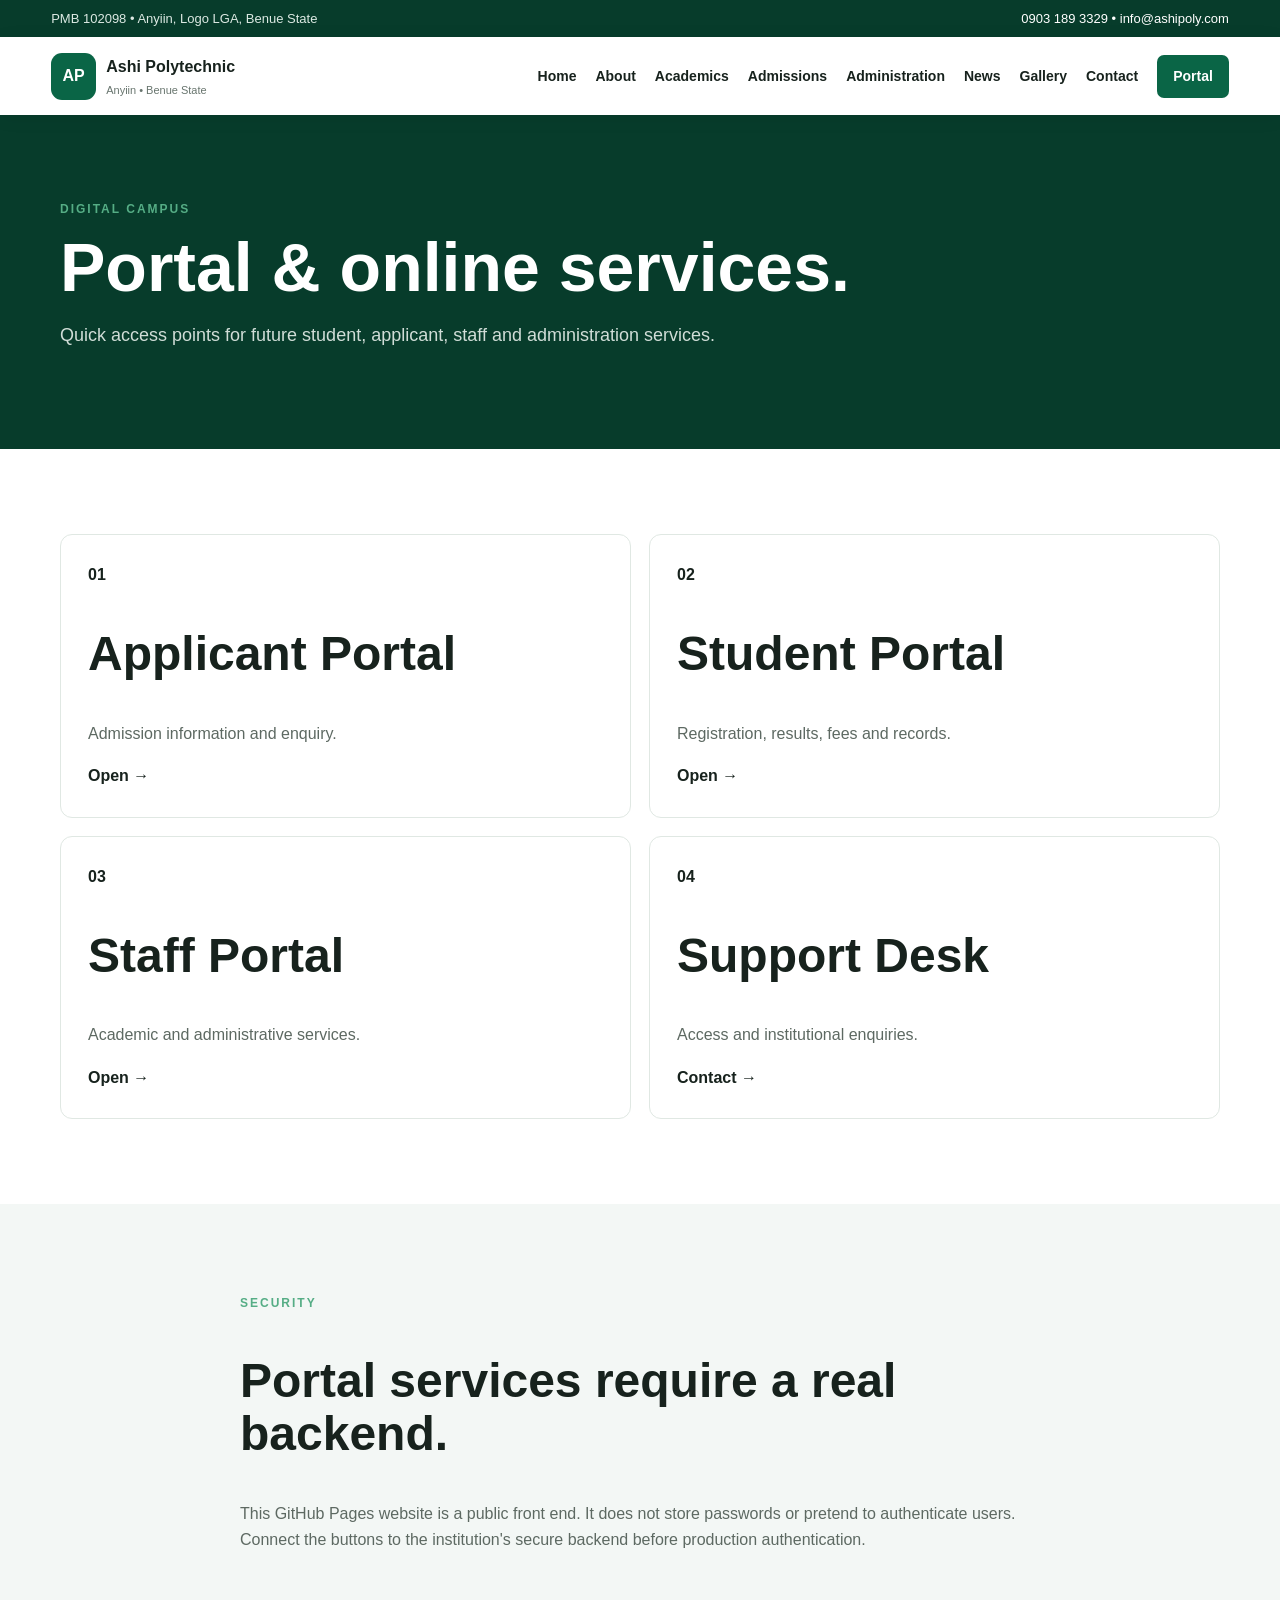
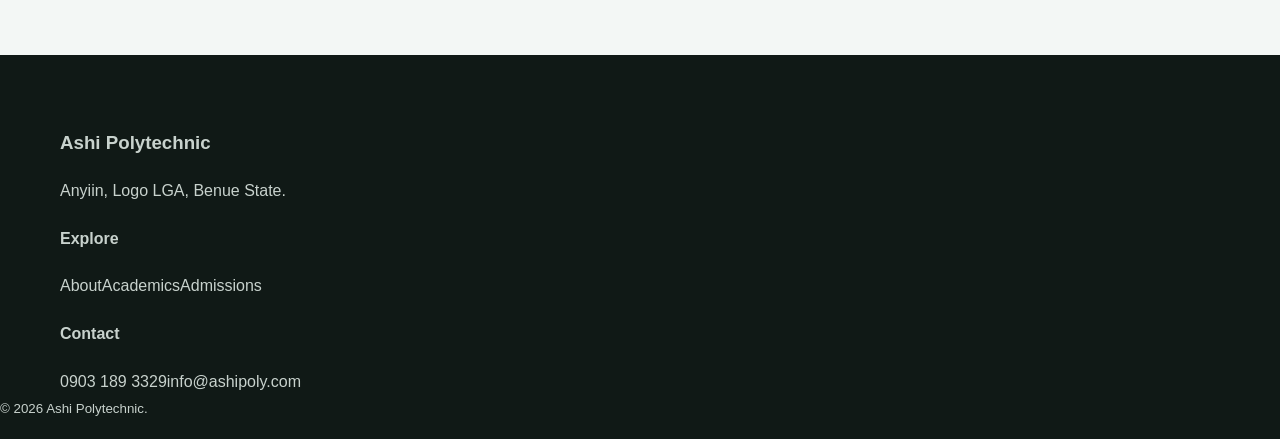
<file: portal.html>
<!doctype html><html lang="en"><head><meta charset="utf-8"><meta name="viewport" content="width=device-width,initial-scale=1"><title>Portal | Ashi Polytechnic</title><link rel="stylesheet" href="styles.css"><script defer src="app.js"></script></head><body><header><div class="top">PMB 102098 • Anyiin, Logo LGA, Benue State <span>0903 189 3329 • info@ashipoly.com</span></div><nav><a class="logo" href="index.html"><b>AP</b>Ashi Polytechnic<small>Anyiin • Benue State</small></a><button id="menu">☰</button><div id="nav"><a href="index.html">Home</a><a href="about.html">About</a><a href="academics.html">Academics</a><a href="admissions.html">Admissions</a><a href="administration.html">Administration</a><a href="news.html">News</a><a href="gallery.html">Gallery</a><a href="contact.html">Contact</a><a class="portal on" href="portal.html">Portal</a></div></nav></header><section class="page"><div class="wrap"><i>DIGITAL CAMPUS</i><h1>Portal & online services.</h1><p>Quick access points for future student, applicant, staff and administration services.</p></div></section><section class="section"><div class="wrap portalgrid"><a href="admissions.html"><b>01</b><h2>Applicant Portal</h2><p>Admission information and enquiry.</p><strong>Open →</strong></a><a href="#" data-demo="Student Portal"><b>02</b><h2>Student Portal</h2><p>Registration, results, fees and records.</p><strong>Open →</strong></a><a href="#" data-demo="Staff Portal"><b>03</b><h2>Staff Portal</h2><p>Academic and administrative services.</p><strong>Open →</strong></a><a href="contact.html"><b>04</b><h2>Support Desk</h2><p>Access and institutional enquiries.</p><strong>Contact →</strong></a></div></section><section class="section gray"><div class="wrap narrow"><i>SECURITY</i><h2>Portal services require a real backend.</h2><p>This GitHub Pages website is a public front end. It does not store passwords or pretend to authenticate users. Connect the buttons to the institution's secure backend before production authentication.</p></div></section><footer><div class="wrap"><div><h3>Ashi Polytechnic</h3><p>Anyiin, Logo LGA, Benue State.</p></div><div><h4>Explore</h4><a href="about.html">About</a><a href="academics.html">Academics</a><a href="admissions.html">Admissions</a></div><div><h4>Contact</h4><a href="tel:+2349031893329">0903 189 3329</a><a href="mailto:info@ashipoly.com">info@ashipoly.com</a></div></div><small>© <span data-year></span> Ashi Polytechnic.</small></footer></body></html>
</file>
<file: styles.css>
*{box-sizing:border-box}body{margin:0;font-family:Arial,system-ui,sans-serif;color:#17221d;line-height:1.65}a{text-decoration:none;color:inherit}.wrap{width:min(1160px,92%);margin:auto}.top{background:#073c2b;color:#dce9e3;padding:8px 4%;font-size:13px}.top span{float:right;color:#fff}nav{height:78px;display:flex;align-items:center;justify-content:space-between;gap:20px;padding:0 4%;background:#fff;position:sticky;top:0;z-index:20;box-shadow:0 3px 18px #0001}.logo{font-weight:800;display:grid;grid-template-columns:45px auto;column-gap:10px;align-items:center}.logo b{grid-row:span 2;background:#0a6546;color:#fff;border-radius:11px;padding:10px;text-align:center}.logo small{font-size:11px;color:#68756e;font-weight:500}#nav{display:flex;gap:19px;align-items:center;font-size:14px;font-weight:700}#nav a.on{color:#08704c}.portal{background:#0a6546;color:#fff!important;padding:10px 16px;border-radius:7px}#menu{display:none;background:none;border:0;font-size:25px}.hero{min-height:660px;background:linear-gradient(90deg,#06271be8,#06271b66),url('https://images.unsplash.com/photo-1562774053-701939374585?auto=format&fit=crop&w=1800&q=85') center/cover;display:flex;align-items:center;color:#fff}.hero>div{width:min(1160px,92%);margin:auto}.hero i,.page i,section i{font-style:normal;font-size:12px;font-weight:800;letter-spacing:2px;color:#55ad85}.hero h1{font-size:clamp(48px,7vw,78px);line-height:1;margin:18px 0}.hero em{color:#8ce0b9;font-style:normal}.hero p{font-size:19px;max-width:620px}.btn{display:inline-block;background:#0a6a48;color:#fff;border:0;border-radius:7px;padding:13px 20px;font-weight:800;cursor:pointer}.ghost{background:transparent;border:1px solid #fff;margin-left:8px}.light{background:#fff;color:#073c2b}.darkbtn{background:#17221d}.quick{width:min(1160px,92%);margin:-45px auto 0;position:relative;z-index:3;background:#fff;display:grid;grid-template-columns:repeat(4,1fr);box-shadow:0 18px 40px #0002;border-radius:12px;overflow:hidden}.quick a{padding:23px;border-right:1px solid #e3e9e5}.quick b{display:block;color:#3b9b75}.quick strong,.quick small{display:block}.quick small{color:#718078}.section{padding:85px 0}.gray{background:#f3f7f5}.dark{background:#073c2b;color:#fff}.split{display:grid;grid-template-columns:1fr 1fr;gap:55px;align-items:center}.section h2{font-size:clamp(30px,4vw,48px);line-height:1.1}.section p{color:#5d6962}.photo{min-height:390px;border-radius:17px;background-size:cover;background-position:center}.campus{background-image:url('https://images.unsplash.com/photo-1541339907198-e08756dedf3f?auto=format&fit=crop&w=1400&q=85')}.building{background-image:url('https://images.unsplash.com/photo-1564981797816-1043664bf78d?auto=format&fit=crop&w=1400&q=85')}.leader{background-image:url('https://images.unsplash.com/photo-1551836022-d5d88e9218df?auto=format&fit=crop&w=1200&q=85')}.cards{display:grid;grid-template-columns:repeat(3,1fr);gap:18px}.cards article,.programs article,.contactcards article,.portalgrid a{background:#fff;border:1px solid #e0e8e3;border-radius:12px;padding:27px}.cards h3,.programs h3{font-size:21px}.cards a,.link{color:#08704c;font-weight:800}.notice{background:#eef5f1;border-left:4px solid #0a6a48;padding:18px;margin:14px 0}.page{background:#073c2b;color:#fff;padding:80px 0}.page h1{font-size:clamp(42px,6vw,68px);line-height:1.05;margin:10px 0}.page p{color:#d0ddd7;font-size:18px}.programs{display:grid;grid-template-columns:repeat(3,1fr);gap:17px;margin-top:22px}.programs article b,.news small,.contactcards small{font-size:10px;letter-spacing:1.5px;color:#3b9b75}.search{width:100%;padding:15px;border:1px solid #ccd7d1;border-radius:8px;font-size:16px}.formbox{background:#f3f7f5;padding:30px;border-radius:14px}.formbox label,form label{display:block;font-weight:700;font-size:13px;margin:12px 0}.formbox input,.formbox select,.formbox textarea,form input,form textarea{display:block;width:100%;padding:12px;border:1px solid #cdd8d2;border-radius:7px;margin-top:5px;font:inherit}.steps{display:grid;grid-template-columns:repeat(4,1fr);gap:18px}.steps b{color:#0a6a48;font-size:24px}.news{max-width:950px}.news article{display:grid;grid-template-columns:110px 1fr;gap:25px;padding:30px 0;border-bottom:1px solid #dde5e0}.gallery{display:grid;grid-template-columns:repeat(3,1fr);gap:17px}.g{height:280px;border:0;border-radius:13px;background-size:cover;background-position:center;color:#fff;font-size:19px;font-weight:800;text-align:left;padding:20px;display:flex;align-items:end;cursor:pointer;background-color:#123}.g:after{content:""}.g.campus{background-image:url('https://images.unsplash.com/photo-1541339907198-e08756dedf3f?auto=format&fit=crop&w=1400&q=85')}.g.building{background-image:url('https://images.unsplash.com/photo-1564981797816-1043664bf78d?auto=format&fit=crop&w=1400&q=85')}.g.lab{background-image:url('https://images.unsplash.com/photo-1582719478250-c89cae4dc85b?auto=format&fit=crop&w=1400&q=85')}.g.students{background-image:url('https://images.unsplash.com/photo-1523240795612-9a054b0db644?auto=format&fit=crop&w=1400&q=85')}.g.library{background-image:url('https://images.unsplash.com/photo-1521587760476-6c12a4b040da?auto=format&fit=crop&w=1400&q=85')}.g.event{background-image:url('https://images.unsplash.com/photo-1515169067868-5387ec356754?auto=format&fit=crop&w=1400&q=85')}.video{height:340px;border-radius:15px;background:#0b3b2b;display:grid;place-items:center;color:#fff;font-size:40px}.video b{font-size:15px;margin-top:-100px}.contactcards{display:grid;grid-template-columns:repeat(3,1fr);gap:18px}.portalgrid{display:grid;grid-template-columns:repeat(2,1fr);gap:18px}.portalgrid a{transition:.2s}.portalgrid a:hover{transform:translateY(-4px);box-shadow:0 15px 35px #0001}.narrow{max-width:800px}footer{background:#101916;color:#c8d2cd;padding:55px 0 18px}.footer,.footer .wrap{display:grid}.footer{grid-template-columns:1.5fr 1fr 1fr;gap:40px}.footer a{display:block;color:#aebbb5;margin:6px 0}.footer small{display:block;margin-top:35px;border-top:1px solid #ffffff15;padding-top:15px;color:#7e8b85}@media(max-width:900px){#menu{display:block}#nav{display:none;position:absolute;top:78px;left:0;right:0;background:#fff;padding:20px;flex-direction:column;align-items:stretch}.open{display:flex!important}.quick,.cards,.programs,.gallery,.contactcards,.portalgrid,.steps,.split{grid-template-columns:1fr 1fr}.hero{min-height:620px}.footer{grid-template-columns:1fr 1fr}}@media(max-width:600px){.top{display:none}nav{height:70px}.quick,.cards,.programs,.gallery,.contactcards,.portalgrid,.steps,.split,.footer{grid-template-columns:1fr}.hero{min-height:670px}.hero h1{font-size:50px}.ghost{margin:10px 0 0}.section{padding:65px 0}.photo{min-height:290px}.news article{grid-template-columns:70px 1fr}.page{padding:65px 0}}
</file>
